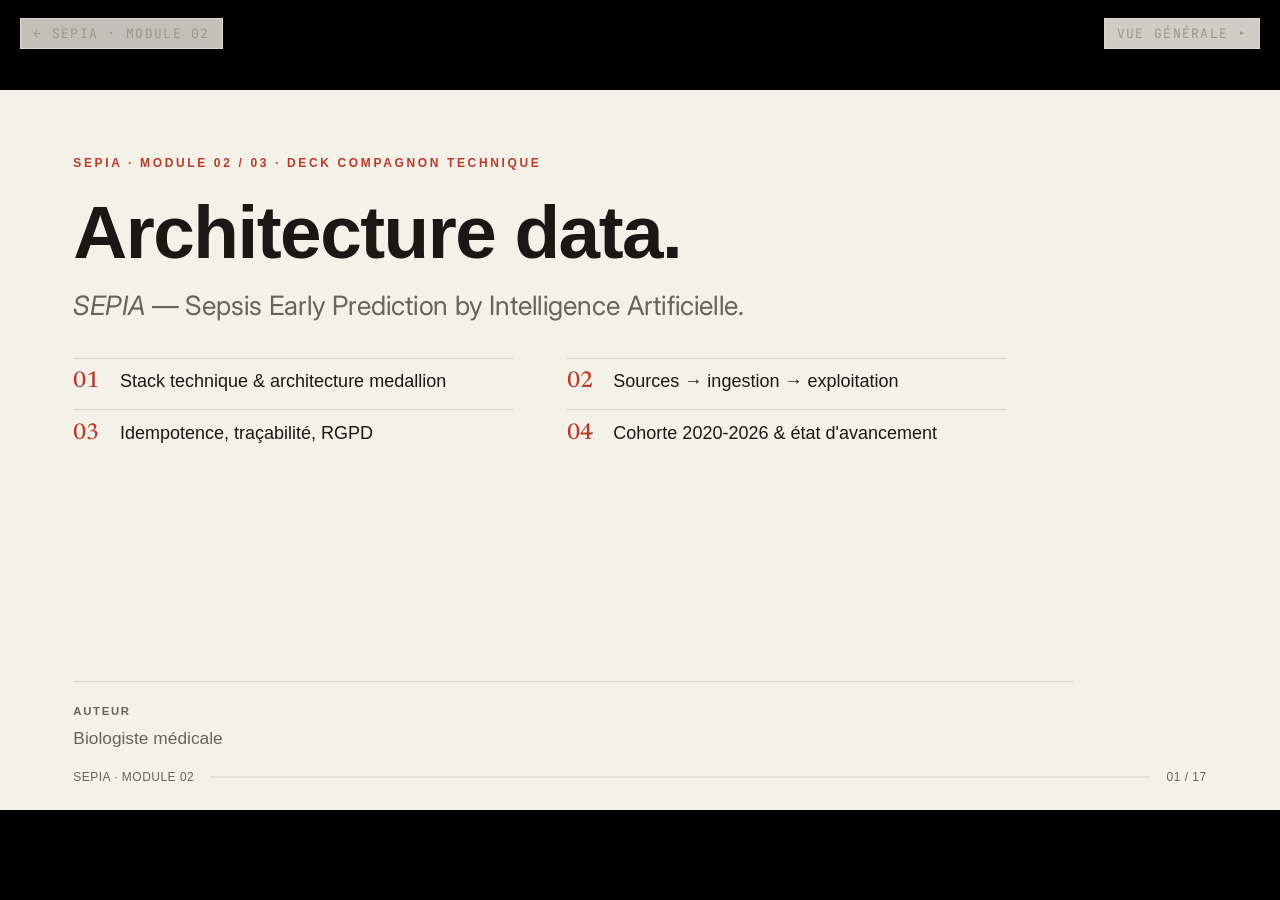
<file: modules/02-pipeline-technique/sepia-module-02-data.html>
<!DOCTYPE html>
<html lang="fr">
<head>
<meta charset="UTF-8">
<meta name="viewport" content="width=device-width, initial-scale=1.0">
<title>SEPIA — Module 02 · Architecture data (deck compagnon)</title>
<meta name="description" content="SEPIA — Module 02, deck compagnon : architecture data du pipeline SEPIA. Stack, medallion bronze/silver/gold, flux d'ingestion XN-10 + Virtuo, Rosetta Stone, idempotence, cohorte 2020-2026, RGPD MR-004. Pour data managers, biostat et DSI.">

<link rel="preconnect" href="https://fonts.googleapis.com">
<link rel="preconnect" href="https://fonts.gstatic.com" crossorigin>
<link href="https://fonts.googleapis.com/css2?family=Newsreader:ital,opsz,wght@0,6..72,300;0,6..72,400;0,6..72,500;0,6..72,600;1,6..72,300;1,6..72,400&family=Inter:wght@300;400;500;600;700&family=JetBrains+Mono:wght@400;500;600&display=swap" rel="stylesheet">

<style>deck-stage:not(:defined){visibility:hidden}</style>
<style>

  :root {
    /* Palette SEPIA — identique au Module 01 */
    --c-primary: #B83B2A;   /* ocre brûlé */
    --c-secondary: #6B6358; /* ink-muted */
    --c-accent: #2E7D58;    /* vert positif / livré */
    --c-alert: #A33B3B;     /* rouge alert / points ouverts */
    --c-bg: #F4F1E8;        /* ink-wash */
    --c-bg-soft: #EFEAE0;   /* ink-soft */
    --c-bg-tinted: rgba(184,59,42,0.06);
    --c-rule: #C9C2B6;      /* ink-line */
    --c-rule-soft: #DDD7C9; /* ink-border */
    --c-ink: #1A1814;       /* ink-primary */
    --c-ink-soft: #6B6358;  /* ink-muted */

    /* Accents techniques (deck data) */
    --c-navy: #3A5468;      /* technique / data */
    --c-bronze: #B07A3A;
    --c-silver: #6B7F8E;
    --c-gold: #C99A4E;
    --c-progress: #3A6A99;  /* en cours */

    /* Type scale (1920x1080) */
    --type-eyebrow: 22px;
    --type-title: 64px;
    --type-subtitle: 40px;
    --type-lead: 32px;
    --type-body: 26px;
    --type-small: 22px;
    --type-mega: 168px;
    --type-big: 110px;

    /* Spacing */
    --pad-top: 96px;
    --pad-bottom: 88px;
    --pad-x: 110px;
    --gap-title: 44px;
    --gap-item: 24px;
  }

  html, body {
    margin: 0;
    background: var(--c-bg);
    font-family: "Inter", system-ui, sans-serif;
    color: var(--c-ink);
  }

  deck-stage > section {
    background: var(--c-bg);
    color: var(--c-ink);
    font-size: var(--type-body);
    line-height: 1.45;
    overflow: hidden;
    box-sizing: border-box;
  }

  /* ───── Frame ───── */
  .frame {
    box-sizing: border-box;
    width: 100%;
    height: 100%;
    padding: var(--pad-top) var(--pad-x) var(--pad-bottom);
    display: flex;
    flex-direction: column;
  }

  /* ───── Footer ───── */
  .footer {
    position: absolute;
    left: var(--pad-x);
    right: var(--pad-x);
    bottom: 36px;
    display: flex;
    justify-content: space-between;
    align-items: center;
    font-size: 18px;
    color: var(--c-ink-soft);
    letter-spacing: 0.04em;
    text-transform: uppercase;
    font-weight: 500;
  }
  .footer .rule { flex: 1; height: 1px; background: var(--c-rule); margin: 0 24px; }
  .footer .brand { color: var(--c-secondary); }

  /* ───── Eyebrow ───── */
  .eyebrow {
    font-size: var(--type-eyebrow);
    font-weight: 600;
    color: var(--c-primary);
    letter-spacing: 0.18em;
    text-transform: uppercase;
    margin-bottom: 26px;
    display: flex;
    align-items: center;
    gap: 18px;
  }
  .eyebrow .num {
    display: inline-block;
    width: 38px; height: 38px; line-height: 38px;
    text-align: center;
    background: var(--c-primary);
    color: #fff;
    font-size: 18px; font-weight: 700;
  }
  .eyebrow.navy { color: var(--c-navy); }
  .eyebrow.navy .num { background: var(--c-navy); }

  /* ───── Titles ───── */
  h1.title {
    font-size: var(--type-title);
    font-weight: 700;
    line-height: 1.08;
    letter-spacing: -0.01em;
    margin: 0 0 var(--gap-title);
    color: var(--c-ink);
    max-width: 1620px;
    text-wrap: balance;
  }
  h1.title em { font-style: normal; color: var(--c-primary); }
  h1.title.serif {
    font-family: 'Newsreader', Georgia, serif;
    font-weight: 400;
    letter-spacing: -0.02em;
  }
  h1.title.serif em { font-style: italic; font-weight: 400; color: var(--c-primary); }
  h2.subtitle {
    font-size: var(--type-subtitle);
    font-weight: 400;
    line-height: 1.25;
    color: var(--c-secondary);
    margin: 0;
    max-width: 1500px;
    text-wrap: balance;
  }
  .lead {
    font-size: var(--type-lead);
    color: var(--c-secondary);
    line-height: 1.4;
    margin: 0 0 8px;
    max-width: 1550px;
  }
  .lead strong { color: var(--c-primary); font-weight: 600; }
  .lead em { font-style: italic; color: var(--c-ink-soft); }

  /* ───── Bullets ───── */
  ul.bullets {
    list-style: none; padding: 0; margin: 0;
    display: flex; flex-direction: column; gap: var(--gap-item);
    max-width: 1500px;
  }
  ul.bullets > li {
    position: relative; padding-left: 38px;
    font-size: var(--type-lead); line-height: 1.4; color: var(--c-ink);
  }
  ul.bullets > li::before {
    content: ""; position: absolute; left: 0; top: 0.6em;
    width: 14px; height: 14px; background: var(--c-primary);
  }
  ul.bullets > li strong { font-weight: 700; color: var(--c-primary); }
  ul.bullets > li em { font-style: normal; color: var(--c-accent); font-weight: 600; }
  ul.bullets.tight > li { font-size: var(--type-body); }
  ul.bullets.muted > li::before { background: var(--c-rule); }
  ul.bullets.muted > li { color: var(--c-ink-soft); }

  code, .mono { font-family: "JetBrains Mono", Consolas, monospace; }

  /* ───── Cover ───── */
  .cover { background: var(--c-bg); position: relative; }
  .cover .frame { padding-left: var(--pad-x); }
  .cover .cover-mark {
    font-size: 18px; letter-spacing: 0.22em; text-transform: uppercase;
    color: var(--c-primary); font-weight: 600; margin-bottom: 36px;
  }
  .cover h1.cover-title {
    font-size: 112px; font-weight: 700; line-height: 1;
    letter-spacing: -0.02em; margin: 0 0 28px; color: var(--c-ink);
  }
  .cover .cover-sub {
    font-size: var(--type-subtitle); font-weight: 400; color: var(--c-secondary);
    line-height: 1.3; max-width: 1380px; margin: 0;
    font-family: 'Inter', sans-serif;
  }
  .cover .cover-sub-italic { font-style: italic; color: var(--c-ink-soft); font-size: 0.78em; }
  .cover .cover-toc {
    list-style: none; padding: 0; margin: 52px 0 0;
    display: grid; grid-template-columns: repeat(2, 1fr);
    column-gap: 80px; row-gap: 24px; max-width: 1400px;
  }
  .cover .cover-toc li {
    display: flex; align-items: baseline; gap: 26px;
    padding-top: 18px; border-top: 1px solid var(--c-rule);
  }
  .cover .cover-toc .num {
    font-family: 'Newsreader', serif; font-size: 34px; color: var(--c-primary);
    font-weight: 500; letter-spacing: -0.02em; line-height: 1; min-width: 44px;
  }
  .cover .cover-toc .what { font-size: 27px; color: var(--c-ink); font-weight: 500; line-height: 1.2; }
  .cover .meta-grid {
    margin-top: auto; display: grid; grid-template-columns: 1fr 1.2fr 1.5fr; gap: 56px;
    border-top: 1px solid var(--c-rule); padding-top: 32px; max-width: 1500px;
  }
  .cover .meta-grid .label {
    display: block; font-size: 17px; font-weight: 600; letter-spacing: 0.15em;
    text-transform: uppercase; color: var(--c-ink-soft); margin-bottom: 10px;
  }
  .cover .meta-grid .val { font-size: var(--type-body); color: var(--c-secondary); line-height: 1.4; }

  /* ───── Grids ───── */
  .grid-2 { display: grid; grid-template-columns: 1fr 1fr; gap: 72px; align-items: start; }
  .grid-2.wide-left { grid-template-columns: 1.5fr 1fr; }
  .grid-2.fill { display: grid; align-content: center; }
  .fill { flex: 1; min-height: 0; display: flex; flex-direction: column; justify-content: center; }

  /* ───── Column panel (périmètre / validation) ───── */
  .colpanel { display: flex; flex-direction: column; gap: 22px; }
  .colpanel .col-head {
    font-size: 24px; font-weight: 700; letter-spacing: 0.02em;
    padding-bottom: 14px; border-bottom: 2px solid var(--c-rule);
  }
  .colpanel.muted .col-head { color: var(--c-ink-soft); }
  .colpanel.primary .col-head { color: var(--c-primary); border-bottom-color: var(--c-primary); }
  .colpanel.navy .col-head { color: var(--c-navy); border-bottom-color: var(--c-navy); }
  .colpanel.alert .col-head { color: var(--c-alert); border-bottom-color: var(--c-alert); }

  /* ───── Callout ───── */
  .callout { border-left: 6px solid var(--c-primary); padding: 22px 30px; background: var(--c-bg-tinted); }
  .callout.navy { border-left-color: var(--c-navy); background: rgba(58,84,104,0.06); }
  .callout.accent { border-left-color: var(--c-accent); background: rgba(46,125,88,0.06); }
  .callout .big { font-size: var(--type-big); font-weight: 700; color: var(--c-primary); line-height: 1; letter-spacing: -0.02em; }
  .callout.navy .big { color: var(--c-navy); }
  .callout.accent .big { color: var(--c-accent); }
  .callout .lab { font-size: var(--type-body); color: var(--c-secondary); margin-top: 8px; }

  /* ───── Stat block ───── */
  .stat-block { display: flex; flex-direction: column; gap: 14px; align-items: flex-start; }
  .stat-block .stat { font-size: 150px; font-weight: 700; line-height: 0.92; color: var(--c-navy); letter-spacing: -0.03em; }
  .stat-block .stat-label { font-size: var(--type-lead); color: var(--c-ink); line-height: 1.3; font-weight: 500; max-width: 600px; }
  .stat-block .stat-source { font-size: var(--type-small); color: var(--c-ink-soft); font-style: italic; margin-top: 6px; }

  /* ───── Data table ───── */
  table.dtable { width: 100%; border-collapse: collapse; font-size: 23px; }
  table.dtable th {
    text-align: left; background: var(--c-navy); color: #fff; font-weight: 600;
    padding: 16px 24px; font-size: 19px; letter-spacing: 0.04em; text-transform: uppercase;
  }
  table.dtable th.num, table.dtable td.num { text-align: right; font-variant-numeric: tabular-nums; }
  table.dtable td { padding: 15px 24px; border-bottom: 1px solid var(--c-rule); color: var(--c-ink); }
  table.dtable tr:nth-child(even) td { background: rgba(255,255,255,0.55); }
  table.dtable tr.total td { font-weight: 700; background: var(--c-bg-tinted); color: var(--c-primary); border-top: 2px solid var(--c-primary); }
  table.dtable td .key { color: var(--c-primary); font-weight: 600; }
  table.dtable td.mono { font-family: "JetBrains Mono", monospace; font-size: 20px; }
  table.dtable.compact td, table.dtable.compact th { padding: 12px 22px; }
  table.dtable.kv td:first-child { font-weight: 600; background: var(--c-bg-soft); width: 38%; }

  /* ───── Medallion horizontal flow ───── */
  .mflow { display: grid; grid-template-columns: 1fr 56px 1fr 56px 1fr 56px 1fr; align-items: stretch; }
  .mflow .arrow { display: flex; align-items: center; justify-content: center; font-size: 40px; color: var(--c-primary); }
  .mblock { padding: 30px 28px; display: flex; flex-direction: column; gap: 8px; min-height: 280px; box-sizing: border-box; }
  .mblock .m-lab { font-family: "JetBrains Mono", monospace; font-size: 17px; letter-spacing: 0.18em; text-transform: uppercase; font-weight: 600; opacity: 0.85; }
  .mblock .m-name { font-family: 'Newsreader', serif; font-size: 38px; font-weight: 500; line-height: 1.02; margin-top: 2px; }
  .mblock .m-sub { font-size: 19px; font-style: italic; opacity: 0.9; margin-bottom: 6px; }
  .mblock ul { list-style: none; margin: auto 0 0; padding: 0; display: flex; flex-direction: column; gap: 9px; }
  .mblock ul li { font-size: 19px; line-height: 1.3; padding-left: 18px; position: relative; }
  .mblock ul li::before { content: "·"; position: absolute; left: 4px; font-weight: 700; }
  .mblock.sources { background: #fff; border: 1px solid var(--c-rule); color: var(--c-ink); }
  .mblock.sources .m-lab { color: var(--c-ink-soft); }
  .mblock.bronze { background: var(--c-bronze); color: #fff; }
  .mblock.silver { background: var(--c-silver); color: #fff; }
  .mblock.gold { background: var(--c-gold); color: #fff; }

  /* ───── Grain / mutability cards ───── */
  .gcards { display: grid; grid-template-columns: repeat(3, 1fr); gap: 28px; }
  .gcard { background: #fff; border: 1px solid var(--c-rule); border-top: 7px solid var(--c-bronze); padding: 32px 30px; display: flex; flex-direction: column; gap: 14px; }
  .gcard.silver { border-top-color: var(--c-silver); }
  .gcard.gold { border-top-color: var(--c-gold); }
  .gcard .g-lab { font-family: "JetBrains Mono", monospace; font-size: 18px; letter-spacing: 0.16em; text-transform: uppercase; font-weight: 700; color: var(--c-bronze); }
  .gcard.silver .g-lab { color: var(--c-silver); }
  .gcard.gold .g-lab { color: #A87B22; }
  .gcard .g-grain { font-family: 'Newsreader', serif; font-size: 30px; font-weight: 500; line-height: 1.1; color: var(--c-ink); }
  .gcard .g-mut { font-size: 20px; color: var(--c-secondary); }
  .gcard .g-tables { margin-top: auto; padding-top: 14px; border-top: 1px solid var(--c-rule); font-family: "JetBrains Mono", monospace; font-size: 18px; color: var(--c-ink-soft); line-height: 1.5; }

  /* ───── Software cards (logiciels) ───── */
  .swgrid { display: grid; grid-template-columns: repeat(3, 1fr); gap: 46px; align-items: start; }
  .swcol { display: flex; flex-direction: column; gap: 18px; }
  .swcol .sw-head { font-size: 24px; font-weight: 700; color: var(--c-navy); letter-spacing: 0.02em; padding-bottom: 14px; border-bottom: 2px solid var(--c-navy); }
  .swcard { background: #fff; border: 1px solid var(--c-rule); border-left: 5px solid var(--c-navy); padding: 18px 24px; display: flex; flex-direction: column; gap: 5px; }
  .swcard .sw-name { font-family: 'Newsreader', serif; font-size: 27px; font-weight: 500; color: var(--c-ink); line-height: 1.1; }
  .swcard .sw-name .sw-ver { font-family: "JetBrains Mono", monospace; font-size: 16px; color: var(--c-navy); margin-left: 6px; }
  .swcard .sw-role { font-size: 19px; color: var(--c-secondary); line-height: 1.35; }
  .swcard .sw-role code { font-family: "JetBrains Mono", monospace; color: var(--c-primary); font-size: 17px; }
  /* clickable software cards + detail popover */
  .swcard { cursor: pointer; position: relative; transition: border-color 140ms ease, box-shadow 140ms ease, transform 140ms ease; }
  .swcard:hover { border-left-color: var(--c-primary); box-shadow: 0 6px 22px rgba(26,24,20,0.10); transform: translateY(-2px); }
  .swcard::after { content: "+"; position: absolute; top: 12px; right: 16px; font-family: "JetBrains Mono", monospace; font-size: 22px; line-height: 1; color: var(--c-rule); transition: color 140ms ease; }
  .swcard:hover::after { color: var(--c-primary); }
  .swcard .sw-more { display: none; }
  .sw-pop { position: absolute; inset: 0; background: rgba(26,24,20,0.55); display: none; align-items: center; justify-content: center; padding: 120px 140px; z-index: 60; }
  .sw-pop.open { display: flex; }
  .sw-pop-card { position: relative; background: #fff; width: 100%; max-width: 860px; border-top: 7px solid var(--c-navy); padding: 52px 60px 56px; box-shadow: 0 30px 80px rgba(26,24,20,0.35); }
  .sw-pop-name { font-family: 'Newsreader', serif; font-size: 46px; font-weight: 500; color: var(--c-ink); line-height: 1.05; margin-bottom: 22px; }
  .sw-pop-name .sw-ver { font-family: "JetBrains Mono", monospace; font-size: 22px; color: var(--c-navy); margin-left: 10px; }
  .sw-pop-body { font-size: 27px; line-height: 1.5; color: var(--c-secondary); }
  .sw-pop-body p { margin: 0 0 16px; }
  .sw-pop-body p:last-child { margin-bottom: 0; }
  .sw-pop-body code { font-family: "JetBrains Mono", monospace; color: var(--c-primary); font-size: 23px; }
  .sw-pop-body strong { color: var(--c-ink); font-weight: 600; }
  .sw-pop-body .pill { display: inline-block; font-family: "JetBrains Mono", monospace; font-size: 19px; font-weight: 700; color: #fff; background: var(--c-navy); padding: 2px 12px; border-radius: 3px; margin-right: 4px; }
  .sw-pop-body .pill.alt { background: var(--c-primary); }
  .sw-pop-close { position: absolute; top: 20px; right: 22px; width: 40px; height: 40px; border: none; background: transparent; cursor: pointer; font-size: 34px; line-height: 1; color: var(--c-ink-soft); font-family: 'Inter', sans-serif; }
  .sw-pop-close:hover { color: var(--c-primary); }
  .sw-pop-hint { position: absolute; left: 60px; bottom: 26px; font-family: "JetBrains Mono", monospace; font-size: 15px; letter-spacing: 0.12em; text-transform: uppercase; color: var(--c-ink-soft); }

  /* ───── Source cards ───── */
  .scards { display: flex; flex-direction: column; gap: 18px; }
  .scard { background: #fff; border: 1px solid var(--c-rule); border-left: 5px solid var(--c-navy); padding: 22px 28px; display: grid; grid-template-columns: 1fr auto; grid-template-rows: auto auto; column-gap: 28px; align-items: center; }
  .scard.prod { border-left-color: var(--c-primary); }
  .scard .s-name { grid-column: 1; grid-row: 1; font-family: 'Newsreader', serif; font-size: 28px; font-weight: 500; color: var(--c-ink); }
  .scard .s-role { grid-column: 1; grid-row: 2; font-size: 20px; color: var(--c-secondary); }
  .scard .s-vol { grid-column: 2; grid-row: 1 / span 2; font-family: "JetBrains Mono", monospace; font-size: 19px; color: var(--c-navy); text-align: right; align-self: center; line-height: 1.5; }
  .scard.prod .s-vol { color: var(--c-primary); }

  /* ───── Code block ───── */
  .codeblock { background: #211d18; color: #EDE6DA; font-family: "JetBrains Mono", monospace; font-size: 21px; line-height: 1.65; padding: 30px 34px; border-radius: 2px; overflow: hidden; white-space: pre-wrap; }
  .codeblock .cm { color: #9A8B76; }
  .codeblock .kw { color: #E0945E; }
  .codeblock .st { color: #B9C99A; }
  .codeblock .hl { color: #E8A36B; font-weight: 600; }
  .codeblock .dim { color: #6F665A; }

  /* ───── Flux vertical ───── */
  .flux { display: flex; flex-direction: column; gap: 16px; margin-top: 6px; }
  .fstep { display: grid; grid-template-columns: 360px 1fr 360px; align-items: stretch; gap: 0; border: 1px solid var(--c-rule); background: #fff; position: relative; }
  .fstep .f-io { padding: 20px 26px; display: flex; flex-direction: column; justify-content: center; gap: 4px; background: var(--c-bg-soft); }
  .fstep .f-io.out { background: var(--c-bg-tinted); }
  .fstep .f-io .io-lab { font-family: "JetBrains Mono", monospace; font-size: 15px; letter-spacing: 0.14em; text-transform: uppercase; color: var(--c-ink-soft); }
  .fstep .f-io .io-val { font-size: 22px; color: var(--c-ink); font-weight: 500; line-height: 1.25; }
  .fstep .f-io .io-val .mono { font-size: 20px; color: var(--c-navy); }
  .fstep .f-io.out .io-val .mono { color: var(--c-primary); }
  .fstep .f-mid { padding: 18px 30px; display: flex; flex-direction: column; justify-content: center; gap: 6px; position: relative; }
  .fstep .f-mid .f-tag { font-family: "JetBrains Mono", monospace; font-size: 15px; letter-spacing: 0.12em; text-transform: uppercase; color: var(--c-primary); font-weight: 600; }
  .fstep .f-mid .f-desc { font-size: 20px; color: var(--c-secondary); line-height: 1.35; }
  .fstep .f-mid::before, .fstep .f-mid::after { content: "→"; position: absolute; top: 50%; transform: translateY(-50%); color: var(--c-rule); font-size: 26px; }
  .fstep .f-mid::before { left: -16px; }
  .fstep .f-mid::after { right: -16px; }

  /* ───── Placeholder (aperçu data) ───── */
  .phgrid { display: grid; grid-template-columns: 1fr 1fr; grid-template-rows: 1fr 1fr; gap: 26px; flex: 1; min-height: 0; }
  .ph {
    border: 2px dashed var(--c-rule); background: rgba(255,255,255,0.4);
    display: flex; flex-direction: column; padding: 22px 26px; box-sizing: border-box;
  }
  .ph .ph-lab { font-family: "JetBrains Mono", monospace; font-size: 19px; font-weight: 600; color: var(--c-navy); letter-spacing: 0.02em; }
  .ph .ph-tag { font-family: "JetBrains Mono", monospace; font-size: 14px; letter-spacing: 0.16em; text-transform: uppercase; color: var(--c-primary); margin-bottom: 8px; }
  .ph .ph-desc { font-size: 19px; color: var(--c-ink-soft); line-height: 1.4; margin: auto 0; font-style: italic; }
  .ph .ph-slot { margin-top: auto; font-family: "JetBrains Mono", monospace; font-size: 15px; color: var(--c-rule); letter-spacing: 0.12em; text-transform: uppercase; }
  .ph.filled { border-style: solid; border-color: var(--c-rule); background: #fff; }
  .csvmini { width: 100%; border-collapse: collapse; font-family: "JetBrains Mono", monospace; font-size: 11px; line-height: 1.25; margin-top: 14px; table-layout: auto; }
  .csvmini th { background: var(--c-navy); color: #fff; font-weight: 600; padding: 5px 6px; text-align: left; font-size: 10px; letter-spacing: 0.01em; white-space: nowrap; }
  .csvmini th.r, .csvmini td.r { text-align: right; }
  .csvmini td { padding: 5px 6px; border-bottom: 1px solid var(--c-rule); color: var(--c-ink); vertical-align: top; white-space: nowrap; }
  .csvmini td:nth-child(3), .csvmini th:nth-child(3), .csvmini td:nth-child(10), .csvmini td:nth-child(13) { white-space: normal; word-break: break-word; }
  .smplist { margin-top: 14px; display: flex; flex-direction: column; font-family: "JetBrains Mono", monospace; font-size: 11px; }
  .smplist .row { display: flex; justify-content: space-between; gap: 16px; padding: 6px 4px; border-bottom: 1px solid var(--c-rule); color: var(--c-ink-soft); white-space: nowrap; }
  .smplist .row:nth-child(even) { background: var(--c-bg-soft); }
  .smplist .fn { overflow: hidden; text-overflow: ellipsis; }
  .smplist .fn b { color: var(--c-ink); font-weight: 600; }
  .smplist .fn b.d { color: var(--c-primary); font-weight: 600; }
  .smplist .meta { color: var(--c-navy); flex-shrink: 0; }
  .smpkey { margin-top: 12px; font-family: "JetBrains Mono", monospace; font-size: 11px; color: var(--c-ink-soft); line-height: 1.5; }
  .smpkey b { color: var(--c-ink); font-weight: 600; }
  .smpkey b.d { color: var(--c-primary); font-weight: 600; }
  .smpshot { margin-top: 14px; border: 1px solid var(--c-rule); background: #fff; padding: 12px 14px; }
  .smpshot img { display: block; width: 100%; height: auto; }
  .csvmini tr:nth-child(even) td { background: var(--c-bg-soft); }
  .csvmini .pos { color: var(--c-primary); font-weight: 600; }
  .csvmini .neg { color: var(--c-ink-soft); }
  .csvmini .nil { color: var(--c-rule); }

  /* ───── Roadmap frieze (phases) ───── */
  .phases { display: grid; grid-template-columns: repeat(7, 1fr); gap: 14px; margin-top: 30px; }
  .pphase { display: flex; flex-direction: column; align-items: center; gap: 12px; padding-top: 60px; position: relative; text-align: center; }
  .pphase::before { content: ""; position: absolute; top: 22px; left: 50%; right: calc(-50% - 14px); height: 4px; background: var(--c-rule); }
  .pphase:last-child::before { display: none; }
  .pphase.done::before { background: var(--c-accent); }
  .pphase .dot {
    position: absolute; top: 0; left: 50%; transform: translateX(-50%);
    width: 46px; height: 46px; border-radius: 50%; background: var(--c-rule);
    color: #fff; display: flex; align-items: center; justify-content: center;
    font-family: "JetBrains Mono", monospace; font-weight: 700; font-size: 20px; z-index: 1;
  }
  .pphase.done .dot { background: var(--c-accent); }
  .pphase.now .dot { background: var(--c-progress); box-shadow: 0 0 0 6px rgba(58,106,153,0.18); }
  .pphase .p-name { font-size: 22px; font-weight: 600; color: var(--c-ink); }
  .pphase .p-status { font-family: "JetBrains Mono", monospace; font-size: 14px; letter-spacing: 0.12em; text-transform: uppercase; color: var(--c-ink-soft); }
  .pphase.done .p-status { color: var(--c-accent); }
  .pphase.now .p-status { color: var(--c-progress); }

  /* ───── Next cards ───── */
  .nextcards { display: grid; grid-template-columns: 1fr 1fr; gap: 36px; margin-top: 8px; }
  .ncard { background: #fff; border: 1px solid var(--c-rule); border-top: 6px solid var(--c-primary); padding: 40px 40px; display: flex; flex-direction: column; gap: 16px; text-decoration: none; }
  .ncard.navy { border-top-color: var(--c-navy); }
  .ncard .n-lab { font-family: "JetBrains Mono", monospace; font-size: 17px; letter-spacing: 0.16em; text-transform: uppercase; color: var(--c-primary); }
  .ncard.navy .n-lab { color: var(--c-navy); }
  .ncard .n-title { font-family: 'Newsreader', serif; font-size: 42px; font-weight: 500; color: var(--c-ink); line-height: 1.05; }
  .ncard .n-title em { font-style: italic; color: var(--c-primary); }
  .ncard .n-desc { font-size: 22px; color: var(--c-secondary); line-height: 1.4; }
  .ncard .n-go { margin-top: 6px; font-size: 20px; color: var(--c-primary); font-weight: 600; }

  .note { font-size: 19px; color: var(--c-ink-soft); font-style: italic; line-height: 1.4; }
  .methband { margin-top: 22px; background: var(--c-bg-soft); border: 1px solid var(--c-rule); padding: 22px 30px; }
  .methband .mb-head { font-family: "JetBrains Mono", monospace; font-size: 16px; letter-spacing: 0.14em; text-transform: uppercase; font-weight: 600; color: var(--c-navy); margin-bottom: 10px; }
  .methband p { margin: 5px 0; font-size: 18px; color: var(--c-secondary); line-height: 1.4; }
  .methband strong { color: var(--c-ink); font-weight: 600; }

</style>
  <script>
  /* SEPIA — bascule deck -> grand schema (greffe non-invasive ; re-greffer apres chaque re-export) */
  (function () {
    if (/[?&]_snthumb=/.test(location.search)) return;       /* pas de bouton dans les vignettes */
    var KEY = 'sepia.m02deck.slide';
    var SCHEMA_URL = './';                                    /* grand schema = index.html du meme dossier */
    function currentSlide() {
      var secs = Array.prototype.slice.call(document.querySelectorAll('deck-stage section'));
      var act = document.querySelector('deck-stage section[data-deck-active]');
      var i = act ? secs.indexOf(act) : -1;
      if (i >= 0) return i + 1;                               /* DOM = source de verite */
      var m = (location.hash || '').match(/^#(\d+)$/);
      return m ? parseInt(m[1], 10) : 1;
    }
    function save() { try { localStorage.setItem(KEY, String(currentSlide())); } catch (e) {} }
    function inject() {
      if (document.getElementById('sepia-toview')) return true;
      if (!document.querySelector('deck-stage section')) return false;
      var b = document.createElement('a');
      b.id = 'sepia-toview';
      b.href = SCHEMA_URL;
      b.textContent = 'Vue générale ▸';
      b.setAttribute('aria-label', 'Aller au grand schéma (vue générale)');
      b.style.cssText = "position:fixed;top:18px;right:20px;z-index:2147483600;font-family:'JetBrains Mono',monospace;font-size:13px;letter-spacing:0.1em;text-transform:uppercase;color:#9C9489;text-decoration:none;background:rgba(244,241,232,0.85);padding:6px 12px;border:1px solid #DDD7C9;transition:color .15s,border-color .15s;";
      b.onmouseenter = function () { b.style.color = '#B83B2A'; b.style.borderColor = '#B83B2A'; };
      b.onmouseleave = function () { b.style.color = '#9C9489'; b.style.borderColor = '#DDD7C9'; };
      b.addEventListener('click', save);                     /* memorise la diapo avant de partir */
      document.body.appendChild(b);
      try {                                                  /* MAJ localStorage: restauration + nav clavier (replaceState ne declenche pas hashchange) */
        new MutationObserver(save).observe(document.querySelector('deck-stage'), { attributes: true, attributeFilter: ['data-deck-active'], subtree: true });
      } catch (e) {}
      save();
      return true;
    }
    function boot() {
      if (inject()) return;
      var n = 0, t = setInterval(function () { if (inject() || ++n > 150) clearInterval(t); }, 100);
    }
    if (document.readyState === 'loading') document.addEventListener('DOMContentLoaded', boot);
    else boot();
  })();
  </script>
</head>
<body>

<template id="__bundler_thumbnail" data-bg-color="#F4F1E8">
  <svg viewBox="0 0 1200 800" xmlns="http://www.w3.org/2000/svg">
    <rect width="1200" height="800" fill="#F4F1E8"/>
    <rect x="300" y="250" width="600" height="70" fill="#B07A3A"/>
    <rect x="300" y="345" width="600" height="70" fill="#6B7F8E"/>
    <rect x="300" y="440" width="600" height="70" fill="#C99A4E"/>
    <text x="300" y="200" font-family="Georgia, serif" font-size="64" fill="#1A1814">SEP<tspan fill="#B83B2A" font-style="italic">IA</tspan></text>
    <text x="300" y="575" font-family="monospace" font-size="26" letter-spacing="6" fill="#6B6358">MODULE 02 · DATA</text>
  </svg>
</template>

<a href="../../index.html" style="position:fixed;top:18px;left:20px;z-index:50;font-family:'JetBrains Mono',monospace;font-size:13px;letter-spacing:0.1em;text-transform:uppercase;color:#9C9489;text-decoration:none;background:rgba(244,241,232,0.8);padding:6px 12px;border:1px solid #DDD7C9;">← SEPIA · Module 02</a>

<deck-stage width="1920" height="1080" data-om-id="68bc493f:19" style="--deck-rail-w: 188px;">

<!-- ============ 01 · COVER ============ -->
<section data-label="01 Architecture data" class="cover" data-om-id="68bc493f:20" data-screen-label="01 01 Architecture data" data-om-validate="no_overflowing_text,no_overlapping_text,slide_sized_text" data-deck-slide="0">
  <div class="frame" data-om-id="68bc493f:21">
    <div class="cover-mark" data-om-id="68bc493f:22">SEPIA · Module 02 / 03 · Deck compagnon technique</div>
    <h1 class="cover-title" data-om-id="68bc493f:23">Architecture data.</h1>
    <p class="cover-sub" data-om-id="68bc493f:24">
      <em data-om-id="68bc493f:25">SEPIA</em> — Sepsis Early Prediction by Intelligence Artificielle.
    </p>
    <ol class="cover-toc" data-om-id="68bc493f:27">
      <li data-om-id="68bc493f:28"><span class="num" data-om-id="68bc493f:29">01</span><span class="what" data-om-id="68bc493f:30">Stack technique &amp; architecture medallion</span></li>
      <li data-om-id="68bc493f:31"><span class="num" data-om-id="68bc493f:32">02</span><span class="what" data-om-id="68bc493f:33">Sources → ingestion → exploitation</span></li>
      <li data-om-id="68bc493f:34"><span class="num" data-om-id="68bc493f:35">03</span><span class="what" data-om-id="68bc493f:36">Idempotence, traçabilité, RGPD</span></li>
      <li data-om-id="68bc493f:37"><span class="num" data-om-id="68bc493f:38">04</span><span class="what" data-om-id="68bc493f:39">Cohorte 2020-2026 &amp; état d'avancement</span></li>
    </ol>
    <div class="meta-grid" data-om-id="68bc493f:40">
      <div data-om-id="68bc493f:47"><span class="label" data-om-id="68bc493f:48">Auteur</span><span class="val" data-om-id="68bc493f:49">Biologiste médicale</span></div>
    </div>
  </div>
  <div class="footer" data-om-id="68bc493f:50"><span class="brand" data-om-id="68bc493f:51">SEPIA · Module 02</span><span class="rule" data-om-id="68bc493f:52"></span><span data-om-id="68bc493f:53">01 / 17</span></div>
</section>

<!-- ============ 02 · PÉRIMÈTRE ============ -->
<section data-label="02 Périmètre de la présentation" data-om-id="68bc493f:54" data-screen-label="02 02 Périmètre de la présentation" data-om-validate="no_overflowing_text,no_overlapping_text,slide_sized_text" data-deck-slide="1">
  <div class="frame" data-om-id="68bc493f:55">
    <div class="eyebrow navy" data-om-id="68bc493f:56"><span class="num" data-om-id="68bc493f:57">02</span><span data-om-id="68bc493f:58">Périmètre</span></div>
    <h1 class="title serif" data-om-id="68bc493f:59">Du cadre clinique à l'<em data-om-id="68bc493f:60">infrastructure data</em>.</h1>
    <div class="grid-2 fill" style="gap:90px;" data-om-id="68bc493f:62">
      <div class="colpanel muted" data-om-id="68bc493f:63">
        <div class="col-head" data-om-id="68bc493f:64">Module 01 · la vue d'ensemble</div>
        <ul class="bullets tight muted" data-om-id="68bc493f:65">
          <li data-om-id="68bc493f:66">Le contexte clinique du sepsis et de l'hémoculture</li>
          <li data-om-id="68bc493f:67">L'étude SEPIA — objectifs, hypothèse, gain attendu</li>
          <li data-om-id="68bc493f:68">La vision globale du projet de recherche</li>
        </ul>
      </div>
      <div class="colpanel navy" data-om-id="68bc493f:69">
        <div class="col-head" data-om-id="68bc493f:70">Module 02 · l'infrastructure data</div>
        <ul class="bullets tight" data-om-id="68bc493f:71">
          <li data-om-id="68bc493f:72">Choix techniques — <strong data-om-id="68bc493f:73">stack, langage, stockage</strong></li>
          <li data-om-id="68bc493f:74">Architecture en 3 couches — <strong data-om-id="68bc493f:75">medallion</strong></li>
          <li data-om-id="68bc493f:76">Flux : sources → ingestion → exploitation</li>
          <li data-om-id="68bc493f:77">Idempotence et traçabilité d'audit</li>
          <li data-om-id="68bc493f:78">Sécurité, RGPD, conformité <strong data-om-id="68bc493f:79">MR-004</strong></li>
          <li data-om-id="68bc493f:80">État d'avancement et demande de validation</li>
        </ul>
      </div>
    </div>
  </div>
  <div class="footer" data-om-id="68bc493f:81"><span class="brand" data-om-id="68bc493f:82">SEPIA · Module 02</span><span class="rule" data-om-id="68bc493f:83"></span><span data-om-id="68bc493f:84">02 / 17</span></div>
</section>

<!-- ============ 03 · STACK TECHNIQUE ============ -->
<section data-label="03 Stack technique" data-om-id="68bc493f:85" data-screen-label="03 03 Stack technique" data-om-validate="no_overflowing_text,no_overlapping_text,slide_sized_text" data-deck-slide="2">
  <div class="frame" data-om-id="68bc493f:86">
    <div class="eyebrow navy" data-om-id="68bc493f:87"><span class="num" data-om-id="68bc493f:88">03</span><span data-om-id="68bc493f:89">Choix techniques</span></div>
    <h1 class="title serif" data-om-id="68bc493f:90">Une stack <em data-om-id="68bc493f:91">locale</em> et minimale, sans cloud ni orchestrateur.</h1>
    <div class="fill" style="justify-content:flex-start;" data-om-id="68bc493f:92">
      <table class="dtable compact" data-om-id="68bc493f:93">
        <thead data-om-id="68bc493f:94"><tr data-om-id="68bc493f:95"><th style="width:24%" data-om-id="68bc493f:96">Brique</th><th style="width:30%" data-om-id="68bc493f:97">Choix</th><th data-om-id="68bc493f:98">Pourquoi</th></tr></thead>
        <tbody data-om-id="68bc493f:99">
          <tr data-om-id="68bc493f:100"><td data-om-id="68bc493f:101">Langage</td><td data-om-id="68bc493f:102"><span class="key mono" data-om-id="68bc493f:103">Python ≥ 3.11</span></td><td data-om-id="68bc493f:104">écosystème data mature, packaging simple</td></tr>
          <tr data-om-id="68bc493f:105"><td data-om-id="68bc493f:106">Compute</td><td data-om-id="68bc493f:107"><span class="key mono" data-om-id="68bc493f:108">Polars + DuckDB</span></td><td data-om-id="68bc493f:109">rapide, columnar Arrow natif, sans serveur</td></tr>
          <tr data-om-id="68bc493f:110"><td data-om-id="68bc493f:111">Stockage</td><td data-om-id="68bc493f:112"><span class="key mono" data-om-id="68bc493f:113">Parquet local</span></td><td data-om-id="68bc493f:114">columnar, compressé, typé strict</td></tr>
          <tr data-om-id="68bc493f:115"><td data-om-id="68bc493f:116">Partitionnement</td><td data-om-id="68bc493f:117"><span class="key mono" data-om-id="68bc493f:118">Hive (year= / month= / run_id=)</span></td><td data-om-id="68bc493f:119">lecture sélective par partition</td></tr>
          <tr data-om-id="68bc493f:120"><td data-om-id="68bc493f:121">Orchestration</td><td data-om-id="68bc493f:122"><span class="key mono" data-om-id="68bc493f:123">Makefile</span></td><td data-om-id="68bc493f:124">suffit à l'échelle — pas d'Airflow / Dagster</td></tr>
          <tr data-om-id="68bc493f:125"><td data-om-id="68bc493f:126">Versioning</td><td data-om-id="68bc493f:127"><span class="key mono" data-om-id="68bc493f:128">Git</span></td><td data-om-id="68bc493f:129">reproductibilité des analyses</td></tr>
          <tr data-om-id="68bc493f:130"><td data-om-id="68bc493f:131">Tests</td><td data-om-id="68bc493f:132"><span class="key mono" data-om-id="68bc493f:133">pytest</span></td><td data-om-id="68bc493f:134">discipline minimale, cross-checks réels</td></tr>
          <tr data-om-id="68bc493f:135"><td data-om-id="68bc493f:136">Conteneurs</td><td data-om-id="68bc493f:137"><span class="key mono" data-om-id="68bc493f:138">aucun</span></td><td data-om-id="68bc493f:139">user-space, pas de droits admin requis</td></tr>
        </tbody>
      </table>
    </div>
  </div>
  <div class="footer" data-om-id="68bc493f:140"><span class="brand" data-om-id="68bc493f:141">SEPIA · Module 02</span><span class="rule" data-om-id="68bc493f:142"></span><span data-om-id="68bc493f:143">03 / 17</span></div>
</section>

<!-- ============ 04 · LOGICIELS ============ -->
<section data-label="04 Les logiciels" data-om-id="68bc493f:196" data-screen-label="04 04 Les logiciels" data-om-validate="no_overflowing_text,no_overlapping_text,slide_sized_text" data-deck-slide="3">
  <div class="frame" data-om-id="68bc493f:197" style="position:relative;">
    <div class="eyebrow navy" data-om-id="68bc493f:198"><span class="num" data-om-id="68bc493f:199">04</span><span data-om-id="68bc493f:200">Les logiciels</span></div>
    <h1 class="title serif" data-om-id="68bc493f:201">Les briques logicielles, <em data-om-id="68bc493f:202">par fonction</em>.</h1>
    <div class="swgrid fill" style="justify-content:center;" data-om-id="68bc493f:203">
      <div class="swcol" data-om-id="68bc493f:204">
        <div class="sw-head" data-om-id="68bc493f:205">Cœur data</div>
        <div class="swcard" data-om-id="68bc493f:206"><div class="sw-name" data-om-id="68bc493f:207">Python <span class="sw-ver" data-om-id="68bc493f:208">≥ 3.11</span></div><div class="sw-role" data-om-id="68bc493f:209">Langage unique du pipeline — parseurs, transformations, tests</div><div class="sw-more" data-om-id="68bc493f:900"><p>Langage unique de bout en bout, choisi pour son écosystème data mature et la lisibilité du code.</p><p>Tout le pipeline — parsing binaire <code>.smp</code>, transformations, tests — tient en Python pur, sans dépendance système exotique à installer sur le poste.</p></div></div>
        <div class="swcard" data-om-id="68bc493f:210"><div class="sw-name" data-om-id="68bc493f:211">Polars</div><div class="sw-role" data-om-id="68bc493f:212">Bibliothèque de manipulation de données en tableaux (alternative moderne à pandas) — porte les transformations bronze → silver → gold</div><div class="sw-more" data-om-id="68bc493f:901"><p>Bibliothèque de manipulation de tableaux de données, écrite en Rust : nativement multicœur et bien plus rapide que <strong>pandas</strong> sur de gros volumes.</p><p>Traite sans difficulté les ~600 paramètres × 49 675 hémocultures en mémoire. Son évaluation différée (<em>lazy</em>) optimise les chaînes de transformation.</p></div></div>
        <div class="swcard" data-om-id="68bc493f:213"><div class="sw-name" data-om-id="68bc493f:214">DuckDB</div><div class="sw-role" data-om-id="68bc493f:215">SQL analytique directement sur les Parquet — exploration &amp; contrôles</div><div class="sw-more" data-om-id="68bc493f:902"><p>Base analytique « embarquée » — comme SQLite, mais orientée colonnes.</p><p>Elle lit directement les fichiers <strong>Parquet</strong> sans import préalable : on écrit du SQL sur le lac de données local. Idéale pour l'exploration ad hoc et les contrôles qualité croisés.</p></div></div>
      </div>
      <div class="swcol" data-om-id="68bc493f:216">
        <div class="sw-head" data-om-id="68bc493f:217">Stockage &amp; format</div>
        <div class="swcard" data-om-id="68bc493f:218"><div class="sw-name" data-om-id="68bc493f:219">Apache Parquet</div><div class="sw-role" data-om-id="68bc493f:220">Format columnar compressé et typé — une table = un dossier partitionné</div><div class="sw-more" data-om-id="68bc493f:903"><p>Format de fichier <strong>columnar</strong> : les données sont rangées par colonne, compressées et typées.</p><p>Lecture sélective (on ne charge que les colonnes utiles), gain d'espace ×5 à ×10 face au CSV, et schéma auto-décrit. C'est le standard de fait des lacs de données.</p></div></div>
        <div class="swcard" data-om-id="68bc493f:221"><div class="sw-name" data-om-id="68bc493f:222">Apache Arrow</div><div class="sw-role" data-om-id="68bc493f:223">Représentation mémoire columnar — échanges zéro-copie Polars ↔ DuckDB</div><div class="sw-more" data-om-id="68bc493f:904"><p>Standard de représentation des données <strong>en mémoire</strong>, partagé entre outils.</p><p>Il permet à <strong>Polars</strong> et <strong>DuckDB</strong> d'échanger des tables sans copie ni sérialisation (<em>zéro-copie</em>) — d'où des transitions quasi instantanées d'une étape à l'autre.</p></div></div>
        <div class="swcard" data-om-id="68bc493f:224"><div class="sw-name" data-om-id="68bc493f:225">Partitions Hive</div><div class="sw-role" data-om-id="68bc493f:226"><code data-om-id="68bc493f:227">year=</code> / <code data-om-id="68bc493f:228">month=</code> / <code data-om-id="68bc493f:229">run_id=</code> — lecture sélective sans tout charger</div><div class="sw-more" data-om-id="68bc493f:905"><p>Convention de nommage des dossiers — <code>year=2024 / month=03 / run_id=…</code> — qui encode les filtres directement dans l'arborescence.</p><p>Le moteur ne lit que les partitions concernées par une requête : accès rapide sans charger toute la table.</p></div></div>
      </div>
      <div class="swcol" data-om-id="68bc493f:230">
        <div class="sw-head" data-om-id="68bc493f:231">Qualité &amp; outillage</div>
        <div class="swcard" data-om-id="68bc493f:232"><div class="sw-name" data-om-id="68bc493f:233">Git</div><div class="sw-role" data-om-id="68bc493f:234">Versioning du code et de la Rosetta Stone — analyses reproductibles</div><div class="sw-more" data-om-id="68bc493f:906"><p>Versioning du code <strong>et</strong> de la table de correspondance (Rosetta Stone).</p><p>Chaque analyse référence un commit précis : on peut rejouer exactement le pipeline tel qu'il était à une date donnée — traçabilité complète des évolutions de mapping.</p></div></div>
        <div class="swcard" data-om-id="68bc493f:235"><div class="sw-name" data-om-id="68bc493f:236">Make</div><div class="sw-role" data-om-id="68bc493f:237">Orchestration des étapes — un seul <code data-om-id="68bc493f:238">make</code> rejoue le pipeline</div><div class="sw-more" data-om-id="68bc493f:907"><p>Orchestrateur léger, déjà présent sur tout poste Unix.</p><p>Il décrit un graphe de dépendances entre étapes : <code>make</code> ne rejoue que ce qui a changé. Pas besoin d'Airflow ni d'orchestrateur lourd pour un pipeline local.</p></div></div>
        <div class="swcard" data-om-id="68bc493f:239"><div class="sw-name" data-om-id="68bc493f:240">pytest</div><div class="sw-role" data-om-id="68bc493f:241">Tests &amp; cross-checks — garde-fous sur parseurs et mappings</div><div class="sw-more" data-om-id="68bc493f:908"><p><span class="pill">28 tests techniques</span> valident les briques unitaires : <em>paths</em>, hash, parsing du nom, IO Parquet, idempotence du log.</p><p><span class="pill alt">14 tests métier</span> valident la chaîne SMP de bout en bout — dont <strong>9 sur fichiers <code>.smp</code> réels</strong> (DATA_exemple), avec des validations biologiques (HGB dans plage, NEUT dans plage…).</p></div></div>
      </div>
    </div>
    <div class="sw-pop" data-om-id="68bc493f:909" role="dialog" aria-modal="true">
      <div class="sw-pop-card" data-om-id="68bc493f:910">
        <button class="sw-pop-close" aria-label="Fermer" data-om-id="68bc493f:911">×</button>
        <div class="sw-pop-name" data-om-id="68bc493f:912"></div>
        <div class="sw-pop-body" data-om-id="68bc493f:913"></div>
        <div class="sw-pop-hint" data-om-id="68bc493f:914">Échap ou clic pour fermer</div>
      </div>
    </div>
  </div>
  <div class="footer" data-om-id="68bc493f:242"><span class="brand" data-om-id="68bc493f:243">SEPIA · Module 02</span><span class="rule" data-om-id="68bc493f:244"></span><span data-om-id="68bc493f:245">04 / 17</span></div>
</section>

<!-- ============ 05 · MEDALLION ============ -->
<section data-label="05 Architecture medallion" data-om-id="68bc493f:144" data-screen-label="05 05 Architecture medallion" data-om-validate="no_overflowing_text,no_overlapping_text,slide_sized_text" data-deck-slide="4">
  <div class="frame" data-om-id="68bc493f:145">
    <div class="eyebrow" data-om-id="68bc493f:146"><span class="num" data-om-id="68bc493f:147">05</span><span data-om-id="68bc493f:148">Architecture en 3 couches · pattern medallion</span></div>
    <h1 class="title serif" style="margin-bottom:30px;" data-om-id="68bc493f:149">Trois couches : bronze <em data-om-id="68bc493f:150">brut</em>, silver <em data-om-id="68bc493f:151">typé</em>, gold <em data-om-id="68bc493f:152">analyse</em>.</h1>
    <div class="fill" style="justify-content:center;" data-om-id="68bc493f:153">
      <div class="mflow" data-om-id="68bc493f:154">
        <div class="mblock sources" data-om-id="68bc493f:155">
          <div class="m-lab" data-om-id="68bc493f:156">Sources</div>
          <div class="m-name" data-om-id="68bc493f:157">Données brutes</div>
          <div class="m-sub" data-om-id="68bc493f:158">locales, en lecture seule</div>
          <ul data-om-id="68bc493f:159">
            <li data-om-id="68bc493f:160">Synology — .smp / .fcs (XN-10)</li>
            <li data-om-id="68bc493f:161">SIL — export CSV (Kalisil)</li>
          </ul>
        </div>
        <div class="arrow" data-om-id="68bc493f:162">→</div>
        <div class="mblock bronze" data-om-id="68bc493f:163">
          <div class="m-lab" data-om-id="68bc493f:164">Bronze</div>
          <div class="m-name" data-om-id="68bc493f:165">Raw parsé</div>
          <div class="m-sub" data-om-id="68bc493f:166">immutable</div>
          <ul data-om-id="68bc493f:167">
            <li data-om-id="68bc493f:168">append-only</li>
            <li data-om-id="68bc493f:169">partitionné par date</li>
            <li data-om-id="68bc493f:170">1 ligne / fichier source</li>
          </ul>
        </div>
        <div class="arrow" data-om-id="68bc493f:171">→</div>
        <div class="mblock silver" data-om-id="68bc493f:172">
          <div class="m-lab" data-om-id="68bc493f:173">Silver</div>
          <div class="m-name" data-om-id="68bc493f:174">Tables propres</div>
          <div class="m-sub" data-om-id="68bc493f:175">typées, reconstructibles</div>
          <ul data-om-id="68bc493f:176">
            <li data-om-id="68bc493f:177">silver_tubes (fusion)</li>
            <li data-om-id="68bc493f:178">silver_hemoc</li>
            <li data-om-id="68bc493f:179">pseudonymisation</li>
          </ul>
        </div>
        <div class="arrow" data-om-id="68bc493f:180">→</div>
        <div class="mblock gold" data-om-id="68bc493f:181">
          <div class="m-lab" data-om-id="68bc493f:182">Gold</div>
          <div class="m-name" data-om-id="68bc493f:183">1 dataset / étude</div>
          <div class="m-sub" data-om-id="68bc493f:184">ML-ready</div>
          <ul data-om-id="68bc493f:185">
            <li data-om-id="68bc493f:186">gold_sepia</li>
            <li data-om-id="68bc493f:187">cas / contrôle</li>
            <li data-om-id="68bc493f:188">features ML</li>
          </ul>
        </div>
      </div>
      <p class="note" style="margin-top:32px;max-width:1500px;" data-om-id="68bc493f:189">
        Principe : <strong style="color:var(--c-ink);font-style:normal;" data-om-id="68bc493f:190">bronze = raw</strong>. La conversion en valeur clinique (application du Divisor) est faite en silver — ce qui permet des corrections rétroactives <em data-om-id="68bc493f:191">sans re-parser</em> les fichiers sources.
      </p>
    </div>
  </div>
  <div class="footer" data-om-id="68bc493f:192"><span class="brand" data-om-id="68bc493f:193">SEPIA · Module 02</span><span class="rule" data-om-id="68bc493f:194"></span><span data-om-id="68bc493f:195">05 / 17</span></div>
</section>

<!-- ============ 06 · GRANULARITÉ ============ -->
<section data-label="06 Granularité et mutabilité" data-om-id="68bc493f:246" data-screen-label="06 06 Granularité et mutabilité" data-om-validate="no_overflowing_text,no_overlapping_text,slide_sized_text" data-deck-slide="5">
  <div class="frame" data-om-id="68bc493f:247">
    <div class="eyebrow" data-om-id="68bc493f:248"><span class="num" data-om-id="68bc493f:249">06</span><span data-om-id="68bc493f:250">Granularité &amp; mutabilité</span></div>
    <h1 class="title serif" data-om-id="68bc493f:251">Le <em data-om-id="68bc493f:252">grain</em> et la règle d'écriture de chaque couche.</h1>
    <div class="fill" style="justify-content:center;" data-om-id="68bc493f:253">
      <div class="gcards" data-om-id="68bc493f:254">
        <div class="gcard" data-om-id="68bc493f:255">
          <div class="g-lab" data-om-id="68bc493f:256">Bronze</div>
          <div class="g-grain" data-om-id="68bc493f:257">1 ligne / fichier source</div>
          <div class="g-mut" data-om-id="68bc493f:258">Immutable — append-only. Jamais de mise à jour, fidèle à la source.</div>
          <div class="g-tables" data-om-id="68bc493f:259">smp_params · sil_nfs_metadata · sil_hemoc</div>
        </div>
        <div class="gcard silver" data-om-id="68bc493f:260">
          <div class="g-lab" data-om-id="68bc493f:261">Silver</div>
          <div class="g-grain" data-om-id="68bc493f:262">1 ligne / tube clinique</div>
          <div class="g-mut" data-om-id="68bc493f:263">Reconstructible — fusion des analyses + re-runs, typage strict, pseudonymisation.</div>
          <div class="g-tables" data-om-id="68bc493f:264">silver_tubes · silver_hemoc</div>
        </div>
        <div class="gcard gold" data-om-id="68bc493f:265">
          <div class="g-lab" data-om-id="68bc493f:266">Gold</div>
          <div class="g-grain" data-om-id="68bc493f:267">1 ligne / tube sélectionné</div>
          <div class="g-mut" data-om-id="68bc493f:268">Par étude — features choisies, label cas/contrôle, gel = snapshot signé.</div>
          <div class="g-tables" data-om-id="68bc493f:269">gold_sepia</div>
        </div>
      </div>
      <div class="callout navy" style="margin-top:34px;" data-om-id="68bc493f:270">
        <div class="lab" style="margin:0;font-size:24px;" data-om-id="68bc493f:271">
          Une même donnée traverse les trois grains : <strong style="color:var(--c-navy);" data-om-id="68bc493f:272">N fichiers .smp</strong> d'un tube → <strong style="color:var(--c-navy);" data-om-id="68bc493f:273">1 ligne silver_tubes</strong> → <strong style="color:var(--c-navy);" data-om-id="68bc493f:274">1 ligne gold</strong> si le tube est éligible à l'étude.
        </div>
      </div>
    </div>
  </div>
  <div class="footer" data-om-id="68bc493f:275"><span class="brand" data-om-id="68bc493f:276">SEPIA · Module 02</span><span class="rule" data-om-id="68bc493f:277"></span><span data-om-id="68bc493f:278">06 / 17</span></div>
</section>

<!-- ============ 07 · SOURCES ============ -->
<section data-label="07 Les sources de données" data-om-id="68bc493f:279" data-screen-label="07 07 Les sources de données" data-om-validate="no_overflowing_text,no_overlapping_text,slide_sized_text" data-deck-slide="6">
  <div class="frame" data-om-id="68bc493f:280">
    <div class="eyebrow" data-om-id="68bc493f:281"><span class="num" data-om-id="68bc493f:282">07</span><span data-om-id="68bc493f:283">Sources de données</span></div>
    <h1 class="title serif" data-om-id="68bc493f:284">Trois automates et deux dépôts <em data-om-id="68bc493f:285">existants</em>.</h1>
    <div class="grid-2 fill" style="gap:80px;" data-om-id="68bc493f:286">
      <div class="colpanel primary" data-om-id="68bc493f:287">
        <div class="col-head" data-om-id="68bc493f:288">Production — les instruments</div>
        <div class="scards" data-om-id="68bc493f:289">
          <div class="scard prod" data-om-id="68bc493f:290">
            <div class="s-name" data-om-id="68bc493f:291">Sysmex XN-10 · #27854</div>
            <div class="s-role" data-om-id="68bc493f:292">Tête gauche · NFS — génère .smp + N .fcs par tube</div>
            <div class="s-vol" data-om-id="68bc493f:293">≈ 110 tubes/j<br data-om-id="68bc493f:294">≈ 40 000/an</div>
          </div>
          <div class="scard prod" data-om-id="68bc493f:295">
            <div class="s-name" data-om-id="68bc493f:296">Sysmex XN-10 · #27856</div>
            <div class="s-role" data-om-id="68bc493f:297">Tête droite · configuration identique</div>
            <div class="s-vol" data-om-id="68bc493f:298">≈ 110 tubes/j<br data-om-id="68bc493f:299">≈ 40 000/an</div>
          </div>
          <div class="scard prod" data-om-id="68bc493f:300">
            <div class="s-name" data-om-id="68bc493f:301">BACT/ALERT VIRTUO</div>
            <div class="s-role" data-om-id="68bc493f:302">Incubation hémoc · détection optique CO₂ — POS/NEG/germe</div>
            <div class="s-vol" data-om-id="68bc493f:303">≈ 12 hémoc/j<br data-om-id="68bc493f:304">≈ 4 400/an</div>
          </div>
        </div>
      </div>
      <div class="colpanel navy" data-om-id="68bc493f:305">
        <div class="col-head" data-om-id="68bc493f:306">Stockage — les dépôts</div>
        <div class="scards" data-om-id="68bc493f:307">
          <div class="scard" data-om-id="68bc493f:308">
            <div class="s-name" data-om-id="68bc493f:309">Synology (NAS labo)</div>
            <div class="s-role" data-om-id="68bc493f:310">Miroir des fichiers XN-10 · accès SMB, lecture seule</div>
            <div class="s-vol" data-om-id="68bc493f:311">.smp + N .fcs<br data-om-id="68bc493f:312">24h/24</div>
          </div>
          <div class="scard" data-om-id="68bc493f:313">
            <div class="s-name" data-om-id="68bc493f:314">SIL · export Kalisil</div>
            <div class="s-role" data-om-id="68bc493f:315">Résultats validés — NFS XN-10 + hémoc Virtuo · CSV</div>
            <div class="s-vol" data-om-id="68bc493f:316">CSV mensuel<br data-om-id="68bc493f:317">Latin-1 → UTF-8</div>
          </div>
        </div>
        <p class="note" style="margin-top:6px;" data-om-id="68bc493f:318">
          Le pipeline ne lit jamais directement un instrument : il consomme des fichiers déjà déposés. Aucune écriture en retour.
        </p>
      </div>
    </div>
  </div>
  <div class="footer" data-om-id="68bc493f:319"><span class="brand" data-om-id="68bc493f:320">SEPIA · Module 02</span><span class="rule" data-om-id="68bc493f:321"></span><span data-om-id="68bc493f:322">07 / 17</span></div>
</section>

<!-- ============ 08 · FORMAT .smp ============ -->
<section data-label="08 Le format propriétaire .smp" data-om-id="68bc493f:323" data-screen-label="08 08 Le format propriétaire .smp" data-om-validate="no_overflowing_text,no_overlapping_text,slide_sized_text" data-deck-slide="7">
  <div class="frame" data-om-id="68bc493f:324">
    <div class="eyebrow" data-om-id="68bc493f:325"><span class="num" data-om-id="68bc493f:326">08</span><span data-om-id="68bc493f:327">Format propriétaire</span></div>
    <h1 class="title serif" data-om-id="68bc493f:328">Décodage du format binaire propriétaire <em data-om-id="68bc493f:329">.smp</em>.</h1>
    <div class="grid-2 fill" style="gap:70px;align-items:center;" data-om-id="68bc493f:330">
      <div data-om-id="68bc493f:331">
        <p class="lead" data-om-id="68bc493f:332">Chaque tube produit un fichier <code style="color:var(--c-primary)" data-om-id="68bc493f:333">.smp</code> — un binaire <strong data-om-id="68bc493f:334">MFC CArchive</strong>, non documenté. Aucune librairie ne le lit. Le parser a été <strong data-om-id="68bc493f:335">ré-implémenté intégralement</strong>, en Python pur.</p>
        <ul class="bullets tight" style="margin-top:30px;" data-om-id="68bc493f:336">
          <li data-om-id="68bc493f:337">Header de <em data-om-id="68bc493f:338">256 octets</em> — magic <code data-om-id="68bc493f:339">SMP\0File&nbsp;Ver1.0\0</code></li>
          <li data-om-id="68bc493f:340"><em data-om-id="68bc493f:341">≈ 25 sections</em> dont le bloc <code data-om-id="68bc493f:342">CData_ITEM</code></li>
          <li data-om-id="68bc493f:343"><em data-om-id="68bc493f:344">606 records</em> de 22 octets — un par paramètre mesuré</li>
          <li data-om-id="68bc493f:345">Les sections PII (patient, médecin, service) sont <strong data-om-id="68bc493f:346">identifiées et jamais lues</strong></li>
        </ul>
      </div>
      <div class="codeblock" style="font-size:19px;line-height:1.6;" data-om-id="68bc493f:347"><span class="cm" data-om-id="68bc493f:348"># Header 256 o — magic "SMP\0File Ver1.0\0"</span>
<span class="cm" data-om-id="68bc493f:349"># MFC CArchive · ~25 sections</span>

<span class="cm" data-om-id="68bc493f:350"># Bloc CData_ITEM — 606 records × 22 octets :</span>
[marker 4o][<span class="hl" data-om-id="68bc493f:351">value</span> LE32][field2][field3][<span class="hl" data-om-id="68bc493f:352">item_id</span> LE16][next]
<span class="dim" data-om-id="68bc493f:353">            ↑ valeur brute              ↑ code Sysmex</span>

<span class="cm" data-om-id="68bc493f:354"># Affiché = value / Divisor (appliqué en silver)</span></div>
    </div>
  </div>
  <div class="footer" data-om-id="68bc493f:355"><span class="brand" data-om-id="68bc493f:356">SEPIA · Module 02</span><span class="rule" data-om-id="68bc493f:357"></span><span data-om-id="68bc493f:358">08 / 17</span></div>
</section>

<!-- ============ 09 · ROSETTA STONE ============ -->
<section data-label="09 La Rosetta Stone" data-om-id="68bc493f:359" data-screen-label="09 09 La Rosetta Stone" data-om-validate="no_overflowing_text,no_overlapping_text,slide_sized_text" data-deck-slide="8">
  <div class="frame" data-om-id="68bc493f:360">
    <div class="eyebrow" data-om-id="68bc493f:361"><span class="num" data-om-id="68bc493f:362">09</span><span data-om-id="68bc493f:363">Référentiel de correspondance</span></div>
    <h1 class="title serif" data-om-id="68bc493f:364">Correspondance des codes Sysmex en <em data-om-id="68bc493f:365">paramètres cliniques</em>.</h1>
    <div class="grid-2 fill" style="gap:70px;align-items:center;" data-om-id="68bc493f:366">
      <div data-om-id="68bc493f:367">
        <div class="stat-block" style="margin-bottom:28px;" data-om-id="68bc493f:368">
          <div class="stat" style="color:var(--c-primary);font-size:130px;" data-om-id="68bc493f:369">252<span style="font-size:60px;color:var(--c-ink-soft);" data-om-id="68bc493f:370"> / 606</span></div>
          <div class="stat-label" data-om-id="68bc493f:371">mappings confirmés sur les records bruts du <code data-om-id="68bc493f:372">.smp</code>.</div>
        </div>
        <p class="lead" data-om-id="68bc493f:373">Une table versionnée à trois colonnes : <strong data-om-id="68bc493f:374">Item_ID</strong> (code Sysmex), <strong data-om-id="68bc493f:375">Parameter_Name</strong> (nom clinique), <strong data-om-id="68bc493f:376">Divisor</strong> (facteur d'échelle, appliqué en silver). 12 cross-checks <code data-om-id="68bc493f:377">pytest</code> valident les mappings critiques.</p>
      </div>
      <div data-om-id="68bc493f:378">
        <div class="codeblock" style="font-size:22px;" data-om-id="68bc493f:379"><span class="cm" data-om-id="68bc493f:380"># rosetta.csv — 252 lignes versionnées (Git)</span>
Item_ID,Parameter_Name,Divisor
<span class="hl" data-om-id="68bc493f:381">4097</span>,HGB,<span class="st" data-om-id="68bc493f:382">100</span>
4098,RBC,<span class="st" data-om-id="68bc493f:383">1000</span>
4099,HCT,<span class="st" data-om-id="68bc493f:384">10</span>
4115,PLT,<span class="st" data-om-id="68bc493f:385">1</span>
4108,WBC,<span class="st" data-om-id="68bc493f:386">100</span>
4501,NEUT-RI,<span class="st" data-om-id="68bc493f:387">10</span>
<span class="dim" data-om-id="68bc493f:388"># … 246 lignes supplémentaires</span></div>
        <div class="callout" style="margin-top:24px;" data-om-id="68bc493f:389">
          <div class="lab" style="margin:0;font-size:23px;" data-om-id="68bc493f:390">
            Tube témoin → <code style="color:var(--c-primary)" data-om-id="68bc493f:391">Item_ID 4097</code> (HGB) = valeur brute <strong style="color:var(--c-ink);font-style:normal;" data-om-id="68bc493f:392">1622</strong>, Divisor 100 → <strong style="color:var(--c-primary);" data-om-id="68bc493f:393">16,22 g/dL</strong> en silver.
          </div>
        </div>
      </div>
    </div>
  </div>
  <div class="footer" data-om-id="68bc493f:394"><span class="brand" data-om-id="68bc493f:395">SEPIA · Module 02</span><span class="rule" data-om-id="68bc493f:396"></span><span data-om-id="68bc493f:397">09 / 17</span></div>
</section>

<!-- ============ 10 · FLUX DE DONNÉES ============ -->
<section data-label="10 Flux de données détaillé" data-om-id="68bc493f:398" data-screen-label="10 10 Flux de données détaillé" data-om-validate="no_overflowing_text,no_overlapping_text,slide_sized_text" data-deck-slide="9">
  <div class="frame" data-om-id="68bc493f:399">
    <div class="eyebrow" data-om-id="68bc493f:400"><span class="num" data-om-id="68bc493f:401">10</span><span data-om-id="68bc493f:402">Flux de données détaillé</span></div>
    <h1 class="title serif" style="margin-bottom:22px;" data-om-id="68bc493f:403">Du fichier source à la ligne <em data-om-id="68bc493f:404">exploitable</em>.</h1>
    <div class="flux fill" style="justify-content:center;" data-om-id="68bc493f:405">
      <div class="fstep" data-om-id="68bc493f:406">
        <div class="f-io" data-om-id="68bc493f:407"><div class="io-lab" data-om-id="68bc493f:408">Entrée</div><div class="io-val" data-om-id="68bc493f:409"><span class="mono" data-om-id="68bc493f:410">1 fichier .smp</span> (≈ 40 ko) ou <span class="mono" data-om-id="68bc493f:411">1 CSV SIL</span></div></div>
        <div class="f-mid" data-om-id="68bc493f:412"><div class="f-tag" data-om-id="68bc493f:413">Ingestion</div><div class="f-desc" data-om-id="68bc493f:414">hash SHA-256 · parsing du nom · parsing binaire · jointure Rosetta</div></div>
        <div class="f-io out" data-om-id="68bc493f:415"><div class="io-lab" data-om-id="68bc493f:416">Sortie</div><div class="io-val" data-om-id="68bc493f:417"><span class="mono" data-om-id="68bc493f:418">1 ligne Parquet bronze</span> (≈ 600 records)</div></div>
      </div>
      <div class="fstep" data-om-id="68bc493f:419">
        <div class="f-io" data-om-id="68bc493f:420"><div class="io-lab" data-om-id="68bc493f:421">Entrée</div><div class="io-val" data-om-id="68bc493f:422"><span class="mono" data-om-id="68bc493f:423">N lignes bronze</span> d'un même tube (analyses + re-runs)</div></div>
        <div class="f-mid" data-om-id="68bc493f:424"><div class="f-tag" data-om-id="68bc493f:425">Silver tubes</div><div class="f-desc" data-om-id="68bc493f:426">fusion par fenêtre temporelle · coalescing · application du Divisor</div></div>
        <div class="f-io out" data-om-id="68bc493f:427"><div class="io-lab" data-om-id="68bc493f:428">Sortie</div><div class="io-val" data-om-id="68bc493f:429"><span class="mono" data-om-id="68bc493f:430">1 ligne silver_tubes</span> (1 / tube clinique)</div></div>
      </div>
      <div class="fstep" data-om-id="68bc493f:431">
        <div class="f-io" data-om-id="68bc493f:432"><div class="io-lab" data-om-id="68bc493f:433">Entrée</div><div class="io-val" data-om-id="68bc493f:434"><span class="mono" data-om-id="68bc493f:435">N lignes bronze SIL</span> (hémocultures)</div></div>
        <div class="f-mid" data-om-id="68bc493f:436"><div class="f-tag" data-om-id="68bc493f:437">Silver hemoc</div><div class="f-desc" data-om-id="68bc493f:438">typage strict · flag <span class="mono" style="font-size:18px" data-om-id="68bc493f:439">is_likely_contaminant</span> · génération hemoc_id</div></div>
        <div class="f-io out" data-om-id="68bc493f:440"><div class="io-lab" data-om-id="68bc493f:441">Sortie</div><div class="io-val" data-om-id="68bc493f:442"><span class="mono" data-om-id="68bc493f:443">1 ligne silver_hemoc</span> (1 / hémoculture)</div></div>
      </div>
      <div class="fstep" data-om-id="68bc493f:444">
        <div class="f-io" data-om-id="68bc493f:445"><div class="io-lab" data-om-id="68bc493f:446">Entrée</div><div class="io-val" data-om-id="68bc493f:447"><span class="mono" data-om-id="68bc493f:448">silver_tubes + silver_hemoc</span> + config.yaml d'étude</div></div>
        <div class="f-mid" data-om-id="68bc493f:449"><div class="f-tag" data-om-id="68bc493f:450">Gold pour étude</div><div class="f-desc" data-om-id="68bc493f:451">jointure tube ↔ hémoc (fenêtre 48 h) · filtrage groupes · sélection colonnes</div></div>
        <div class="f-io out" data-om-id="68bc493f:452"><div class="io-lab" data-om-id="68bc493f:453">Sortie</div><div class="io-val" data-om-id="68bc493f:454"><span class="mono" data-om-id="68bc493f:455">1 ligne gold_sepia</span> (1 / tube éligible)</div></div>
      </div>
    </div>
    <p class="note" data-om-id="68bc493f:456">Volumes cibles : ~30-100 k fichiers <code data-om-id="68bc493f:457">.smp</code> sur le Synology · ~50 k lignes SIL hémoc sur 2020-2026 · quelques milliers de tubes éligibles par étude après filtrage.</p>
  </div>
  <div class="footer" data-om-id="68bc493f:458"><span class="brand" data-om-id="68bc493f:459">SEPIA · Module 02</span><span class="rule" data-om-id="68bc493f:460"></span><span data-om-id="68bc493f:461">10 / 17</span></div>
</section>

<!-- ============ 11 · IDEMPOTENCE ============ -->
<section data-label="11 Idempotence et traçabilité" data-om-id="68bc493f:462" data-screen-label="11 11 Idempotence et traçabilité" data-om-validate="no_overflowing_text,no_overlapping_text,slide_sized_text" data-deck-slide="10">
  <div class="frame" data-om-id="68bc493f:463">
    <div class="eyebrow navy" data-om-id="68bc493f:464"><span class="num" data-om-id="68bc493f:465">11</span><span data-om-id="68bc493f:466">Idempotence &amp; traçabilité</span></div>
    <h1 class="title serif" data-om-id="68bc493f:467">Idempotence et <em data-om-id="989ec816:460">traçabilité</em> de la chaîne d'audit.</h1>
    <div class="grid-2 fill" style="gap:80px;" data-om-id="68bc493f:468">
      <div class="colpanel navy" data-om-id="68bc493f:469">
        <div class="col-head" data-om-id="68bc493f:470">Idempotence d'ingestion · 3 niveaux</div>
        <table class="dtable compact" style="font-size:21px;" data-om-id="68bc493f:471">
          <tbody data-om-id="68bc493f:472">
            <tr data-om-id="68bc493f:473"><td style="width:34%" data-om-id="68bc493f:474"><span class="key" data-om-id="68bc493f:475">1 · Listing rapide</span></td><td data-om-id="68bc493f:476"><code style="font-size:18px" data-om-id="68bc493f:477">os.walk()</code> → (path, size, mtime) en quelques secondes même sur 30 k fichiers</td></tr>
            <tr data-om-id="68bc493f:478"><td data-om-id="68bc493f:479"><span class="key" data-om-id="68bc493f:480">2 · Comparaison au log</span></td><td data-om-id="68bc493f:481">la table <code style="font-size:18px" data-om-id="68bc493f:482">ingestion_log</code> filtre les fichiers déjà connus</td></tr>
            <tr data-om-id="68bc493f:483"><td data-om-id="68bc493f:484"><span class="key" data-om-id="68bc493f:485">3 · Hash + ingestion</span></td><td data-om-id="68bc493f:486">SHA-256 calculé uniquement sur les fichiers nouveaux ou modifiés</td></tr>
          </tbody>
        </table>
        <p class="note" data-om-id="68bc493f:487">Run « à vide » = 5-10 s · run mensuel = quelques minutes · rattrapage historique = plusieurs heures, une seule fois.</p>
      </div>
      <div class="colpanel primary" data-om-id="68bc493f:488">
        <div class="col-head" data-om-id="68bc493f:489">Traçabilité d'audit · colonnes techniques</div>
        <ul class="bullets tight" style="gap:16px;" data-om-id="68bc493f:490">
          <li data-om-id="68bc493f:491"><code style="color:var(--c-primary)" data-om-id="68bc493f:492">_source_file</code> — nom du fichier source</li>
          <li data-om-id="68bc493f:493"><code style="color:var(--c-primary)" data-om-id="68bc493f:494">_source_hash</code> — SHA-256, intégrité</li>
          <li data-om-id="68bc493f:495"><code style="color:var(--c-primary)" data-om-id="68bc493f:496">_ingested_at</code> — timestamp UTC</li>
          <li data-om-id="68bc493f:497"><code style="color:var(--c-primary)" data-om-id="68bc493f:498">_run_id</code> — identifiant du run pipeline</li>
          <li data-om-id="68bc493f:499"><code style="color:var(--c-primary)" data-om-id="68bc493f:500">_pipeline_version</code> — version sémantique du code</li>
        </ul>
        <p class="note" data-om-id="68bc493f:501">Pour n'importe quelle ligne silver ou gold, on peut remonter au fichier source exact et à la version de code qui l'a produite.</p>
      </div>
    </div>
  </div>
  <div class="footer" data-om-id="68bc493f:502"><span class="brand" data-om-id="68bc493f:503">SEPIA · Module 02</span><span class="rule" data-om-id="68bc493f:504"></span><span data-om-id="68bc493f:505">11 / 17</span></div>
</section>

<!-- ============ 12 · APERÇU DES DONNÉES ============ -->
<section data-label="12 Aperçu des données" data-om-id="68bc493f:506" data-screen-label="12 12 Aperçu des données" data-om-validate="no_overflowing_text,no_overlapping_text,slide_sized_text" data-deck-slide="11">
  <div class="frame" data-om-id="68bc493f:507">
    <div class="eyebrow" data-om-id="68bc493f:508"><span class="num" data-om-id="68bc493f:509">12</span><span data-om-id="68bc493f:510">Aperçu des données</span></div>
    <h1 class="title serif" style="margin-bottom:24px;" data-om-id="68bc493f:511">La donnée à <em data-om-id="68bc493f:512">chaque étape</em> du pipeline.</h1>
    <div class="phgrid" data-om-id="68bc493f:513">
      <div class="ph filled" data-om-id="68bc493f:514">
        <div class="ph-tag" data-om-id="68bc493f:515">Source · structure (lignes fictives)</div>
        <div class="ph-lab" data-om-id="68bc493f:516">1 export CSV SIL hémoc (Kalisil)</div>
        <table class="csvmini" data-om-id="68bc493f:517">
          <thead data-om-id="68bc493f:518"><tr data-om-id="68bc493f:519">
            <th data-om-id="68bc493f:520">ID prélèv</th><th data-om-id="68bc493f:521">IPP</th><th data-om-id="68bc493f:522">Service</th><th data-om-id="68bc493f:523">Code pat.</th><th data-om-id="68bc493f:524">Sexe</th><th data-om-id="68bc493f:525">Âge</th><th data-om-id="68bc493f:526">Heure</th>
            <th data-om-id="68bc493f:527">Résultat 1</th><th class="r" data-om-id="68bc493f:528">Délai 1</th><th data-om-id="68bc493f:529">Germe 1</th><th data-om-id="68bc493f:530">Résultat 2</th><th class="r" data-om-id="68bc493f:531">Délai 2</th><th data-om-id="68bc493f:532">Germe 2</th>
          </tr></thead>
          <tbody data-om-id="68bc493f:533">
            <tr data-om-id="68bc493f:534"><td data-om-id="68bc493f:535">A2400000</td><td data-om-id="68bc493f:536">9000000001</td><td data-om-id="68bc493f:537">URGENCES POLYV.</td><td data-om-id="68bc493f:538">EXEAlic</td><td data-om-id="68bc493f:539">F</td><td data-om-id="68bc493f:540">54</td><td data-om-id="68bc493f:541">08:15</td><td class="neg" data-om-id="68bc493f:542">Négatif</td><td class="r" data-om-id="68bc493f:543">120.4</td><td class="nil" data-om-id="68bc493f:544">—</td><td class="neg" data-om-id="68bc493f:545">Négatif</td><td class="r" data-om-id="68bc493f:546">120.5</td><td class="nil" data-om-id="68bc493f:547">—</td></tr>
            <tr data-om-id="68bc493f:548"><td data-om-id="68bc493f:549">A2400000</td><td data-om-id="68bc493f:550">9000000002</td><td data-om-id="68bc493f:551">RÉANIMATION POLY</td><td data-om-id="68bc493f:552">EXEPaul</td><td data-om-id="68bc493f:553">M</td><td data-om-id="68bc493f:554">67</td><td data-om-id="68bc493f:555">14:32</td><td class="pos" data-om-id="68bc493f:556">Positif</td><td class="r" data-om-id="68bc493f:557">12.8</td><td data-om-id="68bc493f:558">Escherichia</td><td class="pos" data-om-id="68bc493f:559">Positif</td><td class="r" data-om-id="68bc493f:560">13.1</td><td data-om-id="68bc493f:561">Escherichia</td></tr>
            <tr data-om-id="68bc493f:562"><td data-om-id="68bc493f:563">A2400000</td><td data-om-id="68bc493f:564">9000000003</td><td data-om-id="68bc493f:565">CARDIO HC AG</td><td data-om-id="68bc493f:566">EXEMarc</td><td data-om-id="68bc493f:567">M</td><td data-om-id="68bc493f:568">73</td><td data-om-id="68bc493f:569">21:05</td><td class="pos" data-om-id="68bc493f:570">Positif</td><td class="r" data-om-id="68bc493f:571">34.2</td><td data-om-id="68bc493f:572">Staphylococcus</td><td class="neg" data-om-id="68bc493f:573">Négatif</td><td class="r" data-om-id="68bc493f:574">119.8</td><td class="nil" data-om-id="68bc493f:575">—</td></tr>
          </tbody>
        </table>
      </div>
      <div class="ph filled" data-om-id="68bc493f:576">
        <div class="ph-tag" data-om-id="68bc493f:577">Source · convention de nommage</div>
        <div class="ph-lab" data-om-id="68bc493f:578">Fichiers .smp bruts (Synology)</div>
        <div class="smpshot" data-om-id="68bc493f:579"><img src="../../assets/img/smp-listing.png" alt="Listing de fichiers .smp déposés sur le Synology" data-om-id="68bc493f:580"></div>
        <div class="smpkey" data-om-id="68bc493f:581">[ <b data-om-id="68bc493f:582">n° instrument</b> ][ build ][ type ][ <b class="d" data-om-id="68bc493f:583">date_heure</b> ][ id tube ] . smp</div>
      </div>
      <div class="ph" data-om-id="68bc493f:584">
        <div class="ph-tag" data-om-id="68bc493f:585">Bronze</div>
        <div class="ph-lab" data-om-id="68bc493f:586">1 ligne Parquet smp_params (extrait)</div>
        <div class="ph-desc" data-om-id="68bc493f:587">Vue Polars / DuckDB de 5-10 colonnes : _source_file · instrument_serial · sx_HGB · sx_RBC · sx_PLT…</div>
        <div class="ph-slot" data-om-id="68bc493f:588">[ emplacement capture d'écran ]</div>
      </div>
      <div class="ph" data-om-id="68bc493f:589">
        <div class="ph-tag" data-om-id="68bc493f:590">Gold</div>
        <div class="ph-lab" data-om-id="68bc493f:591">1 ligne gold_sepia ML-ready (extrait)</div>
        <div class="ph-desc" data-om-id="68bc493f:592">tube_id · groupe (cas/contrôle) · features sx_* sélectionnées · hemoc_germ — à insérer quand le gold sera produit.</div>
        <div class="ph-slot" data-om-id="68bc493f:593">[ emplacement capture d'écran ]</div>
      </div>
    </div>
    <p class="note" style="margin-top:18px;" data-om-id="68bc493f:594">Toutes les captures montrent des données pseudonymisées ou des fixtures synthétiques. Aucun identifiant patient direct n'apparaît.</p>
  </div>
  <div class="footer" data-om-id="68bc493f:595"><span class="brand" data-om-id="68bc493f:596">SEPIA · Module 02</span><span class="rule" data-om-id="68bc493f:597"></span><span data-om-id="68bc493f:598">12 / 17</span></div>
</section>

<!-- ============ 13 · COHORTE ============ -->
<section data-label="13 Cohorte cible 2020-2026" data-om-id="68bc493f:599" data-screen-label="13 13 Cohorte cible 2020-2026" data-om-validate="no_overflowing_text,no_overlapping_text,slide_sized_text" data-deck-slide="12">
  <div class="frame" data-om-id="68bc493f:600">
    <div class="eyebrow navy" data-om-id="68bc493f:601"><span class="num" data-om-id="68bc493f:602">13</span><span data-om-id="68bc493f:603">Cohorte cible · 2020-2026</span></div>
    <h1 class="title serif" style="margin-bottom:20px;" data-om-id="68bc493f:604">Extraction Kalisil : <em data-om-id="68bc493f:605">49 675 hémocultures</em> sur 7 ans.</h1>
    <div class="grid-2" style="grid-template-columns:1.55fr 1fr;gap:50px;align-items:start;" data-om-id="68bc493f:606">
      <table class="dtable compact" style="font-size:21px;" data-om-id="68bc493f:607">
        <thead data-om-id="68bc493f:608"><tr data-om-id="68bc493f:609"><th data-om-id="68bc493f:610">Catégorie</th><th class="num" style="width:18%" data-om-id="68bc493f:611">Lignes</th><th class="num" style="width:12%" data-om-id="68bc493f:612">%</th></tr></thead>
        <tbody data-om-id="68bc493f:613">
          <tr data-om-id="68bc493f:614"><td data-om-id="68bc493f:615">Que des flacons négatifs</td><td class="num" data-om-id="68bc493f:616">41 233</td><td class="num" data-om-id="68bc493f:617">83,0</td></tr>
          <tr data-om-id="68bc493f:618"><td data-om-id="68bc493f:619">Que des germes contaminants</td><td class="num" data-om-id="68bc493f:620">2 608</td><td class="num" data-om-id="68bc493f:621">5,3</td></tr>
          <tr data-om-id="68bc493f:622"><td data-om-id="68bc493f:623">≥ 1 germe pathogène strict</td><td class="num" data-om-id="68bc493f:624">3 039</td><td class="num" data-om-id="68bc493f:625">6,1</td></tr>
          <tr data-om-id="68bc493f:626"><td data-om-id="68bc493f:627">Zone grise (viridans / générique)</td><td class="num" data-om-id="68bc493f:628">275</td><td class="num" data-om-id="68bc493f:629">0,6</td></tr>
          <tr data-om-id="68bc493f:630"><td data-om-id="68bc493f:631">Lignes sans aucun résultat</td><td class="num" data-om-id="68bc493f:632">2 512</td><td class="num" data-om-id="68bc493f:633">5,1</td></tr>
          <tr class="total" data-om-id="68bc493f:634"><td data-om-id="68bc493f:635">Total</td><td class="num" data-om-id="68bc493f:636">49 675</td><td class="num" data-om-id="68bc493f:637">100</td></tr>
        </tbody>
      </table>
      <div data-om-id="68bc493f:638">
        <table class="dtable compact" style="font-size:20px;" data-om-id="68bc493f:639">
          <thead data-om-id="68bc493f:640"><tr data-om-id="68bc493f:641"><th data-om-id="68bc493f:642">Patients distincts (via IPP)</th><th class="num" style="width:26%" data-om-id="68bc493f:643"></th></tr></thead>
          <tbody data-om-id="68bc493f:644">
            <tr data-om-id="68bc493f:645"><td data-om-id="68bc493f:646">Avec ≥ 1 pathogène strict</td><td class="num" data-om-id="68bc493f:647">1 775</td></tr>
            <tr data-om-id="68bc493f:648"><td data-om-id="68bc493f:649">Total (IPP renseigné)</td><td class="num" data-om-id="68bc493f:650">21 033</td></tr>
            <tr class="total" data-om-id="68bc493f:651"><td data-om-id="68bc493f:652">% avec germe pathogène</td><td class="num" data-om-id="68bc493f:653">8,4 %</td></tr>
          </tbody>
        </table>
        <p class="note" style="margin-top:14px;" data-om-id="68bc493f:654">3 039 lignes pathogènes pour 1 775 patients : certains ont plusieurs prélèvements positifs sur un même épisode.</p>
      </div>
    </div>
    <div style="margin-top:24px;" data-om-id="68bc493f:850">
      <div class="mb-head" style="margin-bottom:12px;" data-om-id="68bc493f:851">Groupes de l'étude</div>
      <div style="display:grid;grid-template-columns:repeat(3,1fr);gap:20px;" data-om-id="68bc493f:852">
        <div style="background:#fff;border:1px solid var(--c-rule);border-left:5px solid var(--c-primary);padding:16px 22px;" data-om-id="68bc493f:853">
          <div style="font-family:'JetBrains Mono',monospace;font-size:16px;letter-spacing:0.14em;text-transform:uppercase;font-weight:700;color:var(--c-primary);" data-om-id="68bc493f:854">Groupe A</div>
          <div style="font-size:22px;color:var(--c-ink);font-weight:600;margin-top:4px;line-height:1.2;" data-om-id="68bc493f:855">Sepsis avéré</div>
          <div style="font-size:18px;color:var(--c-secondary);margin-top:4px;line-height:1.3;" data-om-id="68bc493f:856">Hémoculture positive à germe pathogène</div>
        </div>
        <div style="background:#fff;border:1px solid var(--c-rule);border-left:5px solid var(--c-navy);padding:16px 22px;" data-om-id="68bc493f:857">
          <div style="font-family:'JetBrains Mono',monospace;font-size:16px;letter-spacing:0.14em;text-transform:uppercase;font-weight:700;color:var(--c-navy);" data-om-id="68bc493f:858">Groupe B</div>
          <div style="font-size:22px;color:var(--c-ink);font-weight:600;margin-top:4px;line-height:1.2;" data-om-id="68bc493f:859">Sans sepsis prouvé</div>
          <div style="font-size:18px;color:var(--c-secondary);margin-top:4px;line-height:1.3;" data-om-id="68bc493f:860">Hémoculture réalisée et négative</div>
        </div>
        <div style="background:#fff;border:1px solid var(--c-rule);border-left:5px solid var(--c-rule);padding:16px 22px;" data-om-id="68bc493f:861">
          <div style="font-family:'JetBrains Mono',monospace;font-size:16px;letter-spacing:0.14em;text-transform:uppercase;font-weight:700;color:var(--c-ink-soft);" data-om-id="68bc493f:862">Groupe C</div>
          <div style="font-size:22px;color:var(--c-ink);font-weight:600;margin-top:4px;line-height:1.2;" data-om-id="68bc493f:863">Non prouvé</div>
          <div style="font-size:18px;color:var(--c-secondary);margin-top:4px;line-height:1.3;" data-om-id="68bc493f:864">Aucune hémoculture réalisée</div>
        </div>
      </div>
    </div>
    <div class="methband" data-om-id="68bc493f:655">
      <div class="mb-head" data-om-id="68bc493f:656">Méthodologie de classification</div>
      <p data-om-id="68bc493f:657"><strong data-om-id="68bc493f:658">Contaminants</strong> — staphylocoques à coagulase négative, Micrococcus, Kocuria, Corynebacterium, Cutibacterium, Bacillus sp, Brevibacterium.</p>
      <p data-om-id="68bc493f:659"><strong data-om-id="68bc493f:660">Pathogènes stricts</strong> — BGN &amp; entérobactéries, S. aureus (SARM inclus), strepto β-hémolytiques, S. pneumoniae, entérocoques, Listeria, Neisseria, levures, anaérobies stricts.</p>
      <p data-om-id="68bc493f:661"><strong data-om-id="68bc493f:662">Zone grise &amp; points à valider</strong> — viridans / libellés génériques · Bacillus cereus (8 cas) et anaérobies non identifiés à reclasser.</p>
    </div>
  </div>
  <div class="footer" data-om-id="68bc493f:663"><span class="brand" data-om-id="68bc493f:664">SEPIA · Module 02</span><span class="rule" data-om-id="68bc493f:665"></span><span data-om-id="68bc493f:666">13 / 17</span></div>
</section>

<!-- ============ 14 · RGPD ============ -->
<section data-label="14 Sécurité, RGPD, conformité" data-om-id="68bc493f:667" data-screen-label="14 14 Sécurité, RGPD, conformité" data-om-validate="no_overflowing_text,no_overlapping_text,slide_sized_text" data-deck-slide="13">
  <div class="frame" data-om-id="68bc493f:668">
    <div class="eyebrow navy" data-om-id="68bc493f:669"><span class="num" data-om-id="68bc493f:670">14</span><span data-om-id="68bc493f:671">Sécurité · RGPD · conformité</span></div>
    <h1 class="title serif" data-om-id="68bc493f:672">Traitement local et conformité <em data-om-id="68bc493f:673">MR-004</em> (CNIL).</h1>
    <div class="fill" style="justify-content:flex-start;" data-om-id="68bc493f:674">
      <table class="dtable kv compact" style="font-size:21px;" data-om-id="68bc493f:675">
        <tbody data-om-id="68bc493f:676">
          <tr data-om-id="68bc493f:677"><td data-om-id="68bc493f:678">Localisation des données</td><td data-om-id="68bc493f:679">Poste utilisateur ou serveur hospitalier local — <strong style="color:var(--c-alert)" data-om-id="68bc493f:680">jamais cloud</strong></td></tr>
          <tr data-om-id="68bc493f:681"><td data-om-id="68bc493f:682">Régime juridique</td><td data-om-id="68bc493f:683">MR-004 CNIL — recherche non interventionnelle sur données de soin</td></tr>
          <tr data-om-id="68bc493f:684"><td data-om-id="68bc493f:685">Identifiants patients</td><td data-om-id="68bc493f:686">Pseudonymes (numero_dossier, IPP), restent en zone hospitalière</td></tr>
          <tr data-om-id="68bc493f:687"><td data-om-id="68bc493f:688">Données dans Git</td><td data-om-id="68bc493f:689">Aucune — <code style="font-size:18px" data-om-id="68bc493f:690">.gitignore</code> strict (*.smp, *.fcs, *.parquet, *_hemoc.csv)</td></tr>
          <tr data-om-id="68bc493f:691"><td data-om-id="68bc493f:692">Outils LLM (Claude, etc.)</td><td data-om-id="68bc493f:693">Jamais de données patient — fixtures synthétiques uniquement</td></tr>
          <tr data-om-id="68bc493f:694"><td data-om-id="68bc493f:695">Sections PII des .smp</td><td data-om-id="68bc493f:696">Identifiées (Patient / Doctor / Ward), <strong data-om-id="68bc493f:697">jamais lues</strong> par le parser</td></tr>
          <tr data-om-id="68bc493f:698"><td data-om-id="68bc493f:699">Traçabilité d'audit</td><td data-om-id="68bc493f:700">5 colonnes techniques par ligne bronze (sha256, run_id, version)</td></tr>
        </tbody>
      </table>
    </div>
  </div>
  <div class="footer" data-om-id="68bc493f:704"><span class="brand" data-om-id="68bc493f:705">SEPIA · Module 02</span><span class="rule" data-om-id="68bc493f:706"></span><span data-om-id="68bc493f:707">14 / 17</span></div>
</section>

<!-- ============ 15 · ÉTAT / PHASES ============ -->
<section data-label="15 État d'avancement" data-om-id="68bc493f:708" data-screen-label="15 15 État d'avancement" data-om-validate="no_overflowing_text,no_overlapping_text,slide_sized_text" data-deck-slide="14">
  <div class="frame" data-om-id="68bc493f:709">
    <div class="eyebrow" data-om-id="68bc493f:710"><span class="num" data-om-id="68bc493f:711">15</span><span data-om-id="68bc493f:712">État d'avancement · 7 phases</span></div>
    <h1 class="title serif" data-om-id="68bc493f:713">Trois phases livrées, une en cours, le reste cadré.</h1>
    <div class="fill" style="justify-content:center;" data-om-id="68bc493f:714">
      <div class="phases" data-om-id="68bc493f:715">
        <div class="pphase done" data-om-id="68bc493f:716"><span class="dot" data-om-id="68bc493f:717">0</span><span class="p-name" data-om-id="68bc493f:718">Helpers</span><span class="p-status" data-om-id="68bc493f:719">Livré</span></div>
        <div class="pphase done" data-om-id="68bc493f:720"><span class="dot" data-om-id="68bc493f:721">1</span><span class="p-name" data-om-id="68bc493f:722">SMP</span><span class="p-status" data-om-id="68bc493f:723">Livré</span></div>
        <div class="pphase done" data-om-id="68bc493f:724"><span class="dot" data-om-id="68bc493f:725">2</span><span class="p-name" data-om-id="68bc493f:726">SIL</span><span class="p-status" data-om-id="68bc493f:727">Livré</span></div>
        <div class="pphase now" data-om-id="68bc493f:728"><span class="dot" data-om-id="68bc493f:729">3</span><span class="p-name" data-om-id="68bc493f:730">Bronze</span><span class="p-status" data-om-id="68bc493f:731">En cours</span></div>
        <div class="pphase" data-om-id="68bc493f:732"><span class="dot" data-om-id="68bc493f:733">4</span><span class="p-name" data-om-id="68bc493f:734">Silver</span><span class="p-status" data-om-id="68bc493f:735">À venir</span></div>
        <div class="pphase" data-om-id="68bc493f:736"><span class="dot" data-om-id="68bc493f:737">5</span><span class="p-name" data-om-id="68bc493f:738">Gold</span><span class="p-status" data-om-id="68bc493f:739">À venir</span></div>
        <div class="pphase" data-om-id="68bc493f:740"><span class="dot" data-om-id="68bc493f:741">6</span><span class="p-name" data-om-id="68bc493f:742">Release</span><span class="p-status" data-om-id="68bc493f:743">À venir</span></div>
      </div>
      <div class="callout accent" style="margin-top:56px;max-width:1300px;" data-om-id="68bc493f:744">
        <div class="lab" style="margin:0;font-size:26px;" data-om-id="68bc493f:745">
          <strong style="color:var(--c-accent);" data-om-id="68bc493f:746">42 / 42 tests verts</strong> · 10 / 10 fichiers <code data-om-id="68bc493f:747">.smp</code> réels parsés avec des valeurs cliniquement cohérentes.
        </div>
      </div>
    </div>
  </div>
  <div class="footer" data-om-id="68bc493f:748"><span class="brand" data-om-id="68bc493f:749">SEPIA · Module 02</span><span class="rule" data-om-id="68bc493f:750"></span><span data-om-id="68bc493f:751">15 / 17</span></div>
</section>

<!-- ============ 16 · DEMANDE DE VALIDATION ============ -->
<section data-label="16 Demande de validation" data-om-id="68bc493f:752" data-screen-label="16 16 Demande de validation" data-om-validate="no_overflowing_text,no_overlapping_text,slide_sized_text" data-deck-slide="15">
  <div class="frame" data-om-id="68bc493f:753">
    <div class="eyebrow" data-om-id="68bc493f:754"><span class="num" data-om-id="68bc493f:755">16</span><span data-om-id="68bc493f:756">Demande de validation</span></div>
    <h1 class="title serif" data-om-id="68bc493f:757">État d'avancement et <em data-om-id="68bc493f:758">demande de validation</em>.</h1>
    <div class="grid-2 fill" style="gap:80px;" data-om-id="68bc493f:759">
      <div class="colpanel primary" data-om-id="68bc493f:760">
        <div class="col-head" data-om-id="68bc493f:761">Demande de validation</div>
        <ul class="bullets tight" data-om-id="68bc493f:762">
          <li data-om-id="68bc493f:763">Le choix d'une <strong data-om-id="68bc493f:764">infrastructure data locale</strong> (pas de cloud)</li>
          <li data-om-id="68bc493f:765">Le pattern <strong data-om-id="68bc493f:766">medallion</strong> bronze / silver / gold sur Parquet local</li>
          <li data-om-id="68bc493f:767">La <strong data-om-id="68bc493f:768">cohorte SEPIA</strong> — 49 675 hémocultures sur 7 ans, prêtes à exploiter</li>
          <li data-om-id="68bc493f:769">La conformité <strong data-om-id="68bc493f:770">RGPD MR-004</strong> + traçabilité d'audit par hash</li>
        </ul>
      </div>
      <div class="colpanel alert" data-om-id="68bc493f:771">
        <div class="col-head" data-om-id="68bc493f:772">Points ouverts · non bloquants</div>
        <ul class="bullets tight muted" data-om-id="68bc493f:773">
          <li data-om-id="68bc493f:774">Localisation finale du stockage Parquet (poste vs serveur de service)</li>
          <li data-om-id="68bc493f:775">Fréquence d'export Kalisil (mensuelle confirmée ?)</li>
          <li data-om-id="68bc493f:776">Backup des données gold — politique de rétention à définir</li>
          <li data-om-id="68bc493f:777">Reclassification des germes en zone grise (Bacillus cereus, anaérobies)</li>
        </ul>
      </div>
    </div>
  </div>
  <div class="footer" data-om-id="68bc493f:778"><span class="brand" data-om-id="68bc493f:779">SEPIA · Module 02</span><span class="rule" data-om-id="68bc493f:780"></span><span data-om-id="68bc493f:781">16 / 17</span></div>
</section>

<!-- ============ 17 · POUR ALLER PLUS LOIN ============ -->
<section data-label="17 Pour aller plus loin" data-om-id="68bc493f:800" data-screen-label="17 17 Pour aller plus loin" data-om-validate="no_overflowing_text,no_overlapping_text,slide_sized_text" data-deck-slide="16" data-deck-last-visible="">
  <div class="frame" data-om-id="68bc493f:801">
    <div class="eyebrow" data-om-id="68bc493f:802"><span class="num" data-om-id="68bc493f:803">17</span><span data-om-id="68bc493f:804">Pour aller plus loin</span></div>
    <h1 class="title serif" style="margin-bottom:20px;" data-om-id="68bc493f:805">La phase 1 de SEPIA est une <em data-om-id="68bc493f:806">preuve de concept</em>.</h1>
    <div class="grid-2" style="grid-template-columns:1.25fr 1fr;gap:64px;align-items:center;margin-bottom:20px;" data-om-id="68bc493f:807">
      <div data-om-id="68bc493f:808">
        <p class="lead" data-om-id="68bc493f:809">Le POC actuel entraîne un modèle sur des métriques <strong data-om-id="68bc493f:810">déjà calculées</strong> par l'automate — les ~600 paramètres du fichier <code style="color:var(--c-primary)" data-om-id="68bc493f:811">.smp</code>.</p>
        <p class="lead" style="margin-top:18px;" data-om-id="68bc493f:812">Ces métriques restent dépendantes du <em data-om-id="68bc493f:813">gating</em> de l'instrument : sur certains profils cellulaires anormaux, elles deviennent peu fiables, voire impossibles à calculer (flèches).</p>
      </div>
      <div style="text-align:center;" data-om-id="68bc493f:814">
        <div style="display:inline-block;border:1px solid var(--c-rule);background:#000;padding:6px;line-height:0;" data-om-id="68bc493f:815">
          <img src="../../assets/img/scattergram-fcs-left.png" alt="Deux scattergrams DIFF du Sysmex XN-10 : profil normal annoté (haut) et profil anormal où les métriques calculées sont prises en défaut (bas, flèche)" style="display:block;max-width:100%;max-height:380px;width:auto;height:auto;" data-om-id="68bc493f:816">
        </div>
        <div class="note" style="margin-top:10px;" data-om-id="68bc493f:817">Scattergrams DIFF : quand les populations leucocytaires se chevauchent ou sortent des fenêtres attendues, les métriques standard sont prises en défaut.</div>
      </div>
    </div>
    <div class="nextcards" style="grid-template-columns:repeat(4,1fr);gap:20px;margin-top:0;" data-om-id="68bc493f:818">
      <div class="ncard" style="padding:22px 24px;gap:8px;border-top-width:6px;" data-om-id="68bc493f:838">
        <div class="n-lab" data-om-id="68bc493f:839">Phase 2</div>
        <div class="n-title" style="font-size:26px;" data-om-id="68bc493f:840">Confirmation <em data-om-id="68bc493f:841">multicentrique</em></div>
        <div class="n-desc" style="font-size:18px;" data-om-id="68bc493f:842">Rejouer le pipeline et le modèle sur deux autres centres — CHI de Montfermeil et CHI d'Aulnay-sous-Bois — pour confirmer la robustesse hors site pilote.</div>
      </div>
      <div class="ncard" style="padding:22px 24px;gap:8px;border-top-width:6px;" data-om-id="68bc493f:819">
        <div class="n-lab" data-om-id="68bc493f:820">Phase 3</div>
        <div class="n-title" style="font-size:26px;" data-om-id="68bc493f:821">Repartir des données brutes <em data-om-id="68bc493f:822">.fcs</em></div>
        <div class="n-desc" style="font-size:18px;" data-om-id="68bc493f:823">Calculer des métriques originales directement sur les événements cytométriques, et reprendre l'apprentissage en machine learning, voire en deep learning.</div>
      </div>
      <div class="ncard" style="padding:22px 24px;gap:8px;border-top-width:6px;" data-om-id="68bc493f:824">
        <div class="n-lab" data-om-id="68bc493f:825">Phase 4</div>
        <div class="n-title" style="font-size:26px;" data-om-id="68bc493f:826">Étude clinique <em data-om-id="68bc493f:827">à deux bras</em></div>
        <div class="n-desc" style="font-size:18px;" data-om-id="68bc493f:828">Comparer la prise en charge avec aide à la décision et sans aide, pour mesurer l'apport réel au lit du patient.</div>
      </div>
      <div class="ncard navy" style="padding:22px 24px;gap:8px;border-top-width:6px;" data-om-id="68bc493f:829">
        <div class="n-lab" data-om-id="68bc493f:830">En parallèle</div>
        <div class="n-title" style="font-size:26px;" data-om-id="68bc493f:831">Un pipeline <em data-om-id="68bc493f:832">réutilisable</em></div>
        <div class="n-desc" style="font-size:18px;" data-om-id="68bc493f:833">La même infrastructure s'applique à d'autres événements que le sepsis : paludisme, leucémie, et autres signatures cellulaires.</div>
      </div>
    </div>
  </div>
  <div class="footer" data-om-id="68bc493f:834"><span class="brand" data-om-id="68bc493f:835">SEPIA · Module 02</span><span class="rule" data-om-id="68bc493f:836"></span><span data-om-id="68bc493f:837">17 / 17</span></div>
</section>


</deck-stage>

<script src="../../assets/deck-js/5c90dff7-299e-40f5-86b4-e90f4bee3cdf.js"></script>
<script>
(function () {
  function openPop(card) {
    var sec = card.closest('section');
    if (!sec) return;
    var pop = sec.querySelector('.sw-pop');
    if (!pop) return;
    var name = card.querySelector('.sw-name');
    var more = card.querySelector('.sw-more');
    pop.querySelector('.sw-pop-name').innerHTML = name ? name.innerHTML : '';
    pop.querySelector('.sw-pop-body').innerHTML = more ? more.innerHTML : '';
    pop.classList.add('open');
  }
  document.addEventListener('click', function (e) {
    var card = e.target.closest('.swcard');
    if (card) { e.stopPropagation(); openPop(card); return; }
    var pop = e.target.closest('.sw-pop');
    if (pop && (e.target === pop || e.target.closest('.sw-pop-close'))) {
      pop.classList.remove('open');
    }
  });
  document.addEventListener('keydown', function (e) {
    if (e.key === 'Escape') {
      document.querySelectorAll('.sw-pop.open').forEach(function (p) { p.classList.remove('open'); });
    }
  });
})();
</script>
</body>
</html>
</file>
